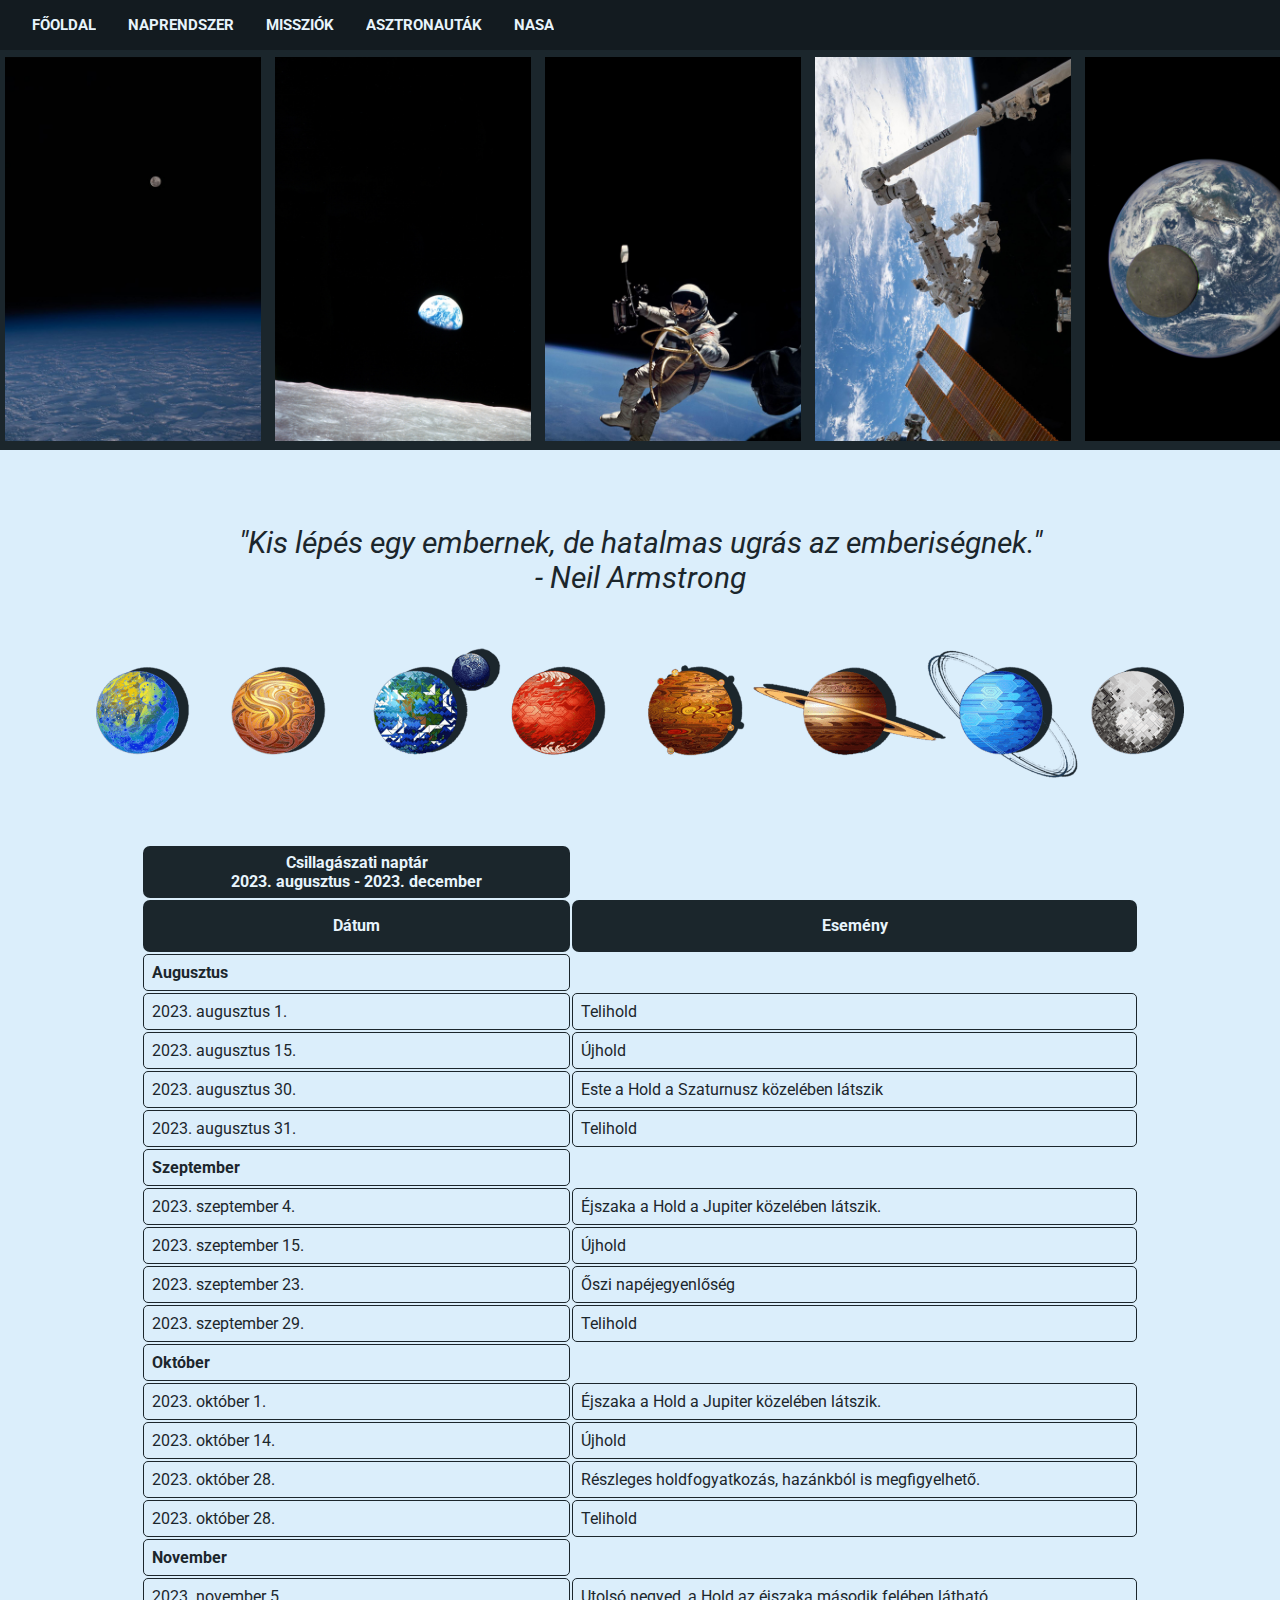
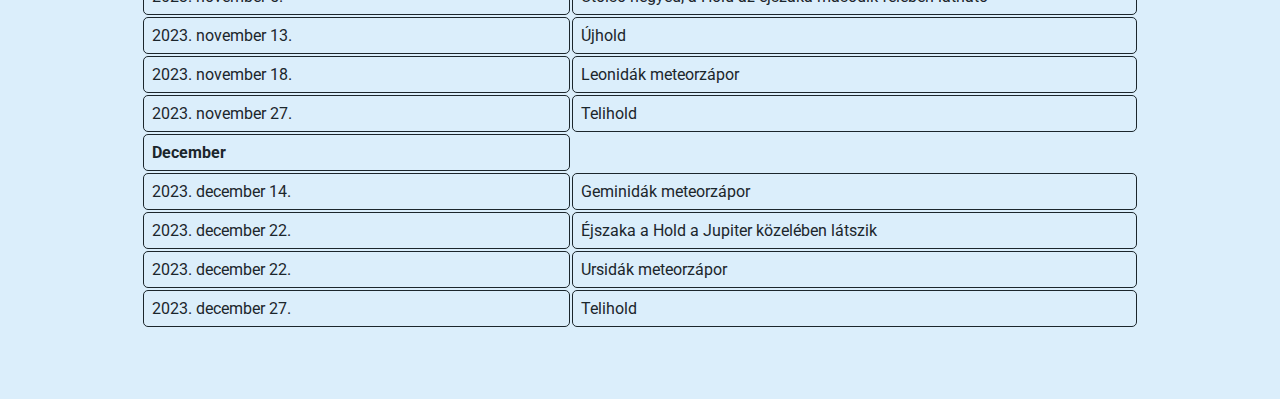
<file: index.html>
<!doctype html>
<html>
<head>
  <link rel="stylesheet" href="./stilus.css">
  <link rel="preconnect" href="https://fonts.googleapis.com">
  <link rel="preconnect" href="https://fonts.gstatic.com" crossorigin>
  <link href="https://fonts.googleapis.com/css2?family=Roboto:wght@100;300&display=swap" rel="stylesheet">
  <meta name="viewport" content="width=device-width, initial-scale=1.0">
  <meta charset="UTF-8">
  <title>Főoldal</title>
  <link rel="icon" type="image/x-icon" href="./kepek/ikon.png">
</head>
<body>
<section class="top-nav">
    <input id="menu-toggle" type="checkbox" />
    <label class='menu-button-container' for="menu-toggle">
    <div class='menu-button'></div>
  </label>
    <ul class="menu">
      <li><a href="./index.html">FŐOLDAL</a></li>
      <li><a href="./naprendszer.html">NAPRENDSZER</a></li>
	  <li><a href="./missziok.html">MISSZIÓK</a></li>
	  <li><a href="./asztronauta.html">ASZTRONAUTÁK</a></li>
	  <li><a href="./nasa.html">NASA</a></li>
    </ul>
</section>
<div class="kepek">
	<img src="./kepek/ur1.jpg" alt="Képek a világűrből">
	<img src="./kepek/ur2.jpg" alt="Képek a világűrből">
	<img src="./kepek/ur3.jpg" alt="Képek a világűrből">
	<img src="./kepek/ur6.jpg" alt="Képek a világűrből">
	<img src="./kepek/ur5.jpg" alt="Képek a világűrből">
	<img src="./kepek/ur7.jpg" alt="Képek a világűrből">
	<img src="./kepek/ur9.jpg" alt="Képek a világűrből">
	<img src="./kepek/ur8.jpg" alt="Képek a világűrből">
	<img src="./kepek/ur4.jpg" alt="Képek a világűrből">
</div>
<div class="idezet">
	<br>
	<em>
	 "Kis lépés egy embernek, de hatalmas ugrás az emberiségnek."
	<br> - <a href="./asztronauta.html" id="neil">Neil Armstrong</a>
	</em>
</div>

<img src="./kepek/planets.png" alt="Naprendszer bolygói" class="naprendszerkep">

<table id="csillagtabla">
    <th>Csillagászati naptár <br> 2023. augusztus - 2023. december</th>
  <tr>
    <th>Dátum</th>
    <th>Esemény</th>
  </tr>
  <tr>
 <td><b>Augusztus</b></td>
  <tr>
    <td>2023. augusztus 1.</td>
    <td>Telihold</td>
  </tr>
  <tr>
    <td>2023. augusztus 15.</td>
    <td>Újhold</td>
  </tr>
  <tr>
    <td>2023. augusztus 30.</td>
    <td>Este a Hold a Szaturnusz közelében látszik</td>
  </tr>
  <tr>
    <td>2023. augusztus 31.</td>
    <td>Telihold</td>
  </tr>
<td><b>Szeptember</b></td>
  <tr>
    <td>2023. szeptember 4.</td>
    <td>Éjszaka a Hold a Jupiter közelében látszik.</td>
  </tr>
  <tr>
    <td>2023. szeptember 15.</td>
    <td>Újhold</td>
  </tr>
  <tr>
    <td>2023. szeptember 23.</td>
    <td>Őszi napéjegyenlőség</td>
  </tr>
  <tr>
    <td>2023. szeptember 29.</td>
    <td>Telihold</td>
  </tr>
<td><b>Október</b></td>
  <tr>
    <td>2023. október 1.</td>
    <td>Éjszaka a Hold a Jupiter közelében látszik.</td>
  </tr>
  <tr>
    <td>2023. október 14.</td>
    <td>Újhold</td>
  </tr>
  <tr>
    <td>2023. október 28.</td>
    <td>Részleges holdfogyatkozás, hazánkból is megfigyelhető.</td>
  </tr>
  <tr>
    <td>2023. október 28.</td>
    <td>Telihold</td>
  </tr>
 <td><b>November</b></td>
  <tr>
    <td>2023. november 5.</td>
    <td>Utolsó negyed, a Hold az éjszaka második felében látható</td>
  </tr>
  <tr>
    <td>2023. november 13.</td>
    <td>Újhold</td>
  </tr>
  <tr>
    <td>2023. november 18.</td>
    <td>Leonidák meteorzápor</td>
  </tr>
  <tr>
    <td>2023. november 27.</td>
    <td>Telihold</td>
  </tr>
<td><b>December</b></td>
  <tr>
    <td>2023. december 14.</td>
    <td>Geminidák meteorzápor</td>
  </tr>
  <tr>
    <td>2023. december 22.</td>
    <td>Éjszaka a Hold a Jupiter közelében látszik</td>
  </tr>
  <tr>
    <td>2023. december 22.</td>
    <td>Ursidák meteorzápor</td>
  </tr>
  <tr>
    <td>2023. december 27.</td>
    <td>Telihold</td>
  </tr>
</table>
<button onclick="topFunction()" id="gomb" title="Vissza a tetejére">Vissza a tetejére
<img src="./kepek/arrow.png" class="arrow">
</button>
<script>
// Get the button
let mybutton = document.getElementById("gomb");

// When the user scrolls down 20px from the top of the document, show the button
window.onscroll = function() {scrollFunction()};

function scrollFunction() {
  if (document.body.scrollTop > 20 || document.documentElement.scrollTop > 20) {
    mybutton.style.display = "block";
  } else {
    mybutton.style.display = "none";
  }
}

// When the user clicks on the button, scroll to the top of the document
function topFunction() {
  document.body.scrollTop = 0;
  document.documentElement.scrollTop = 0;
}
</script>
</body>
</html>
</file>
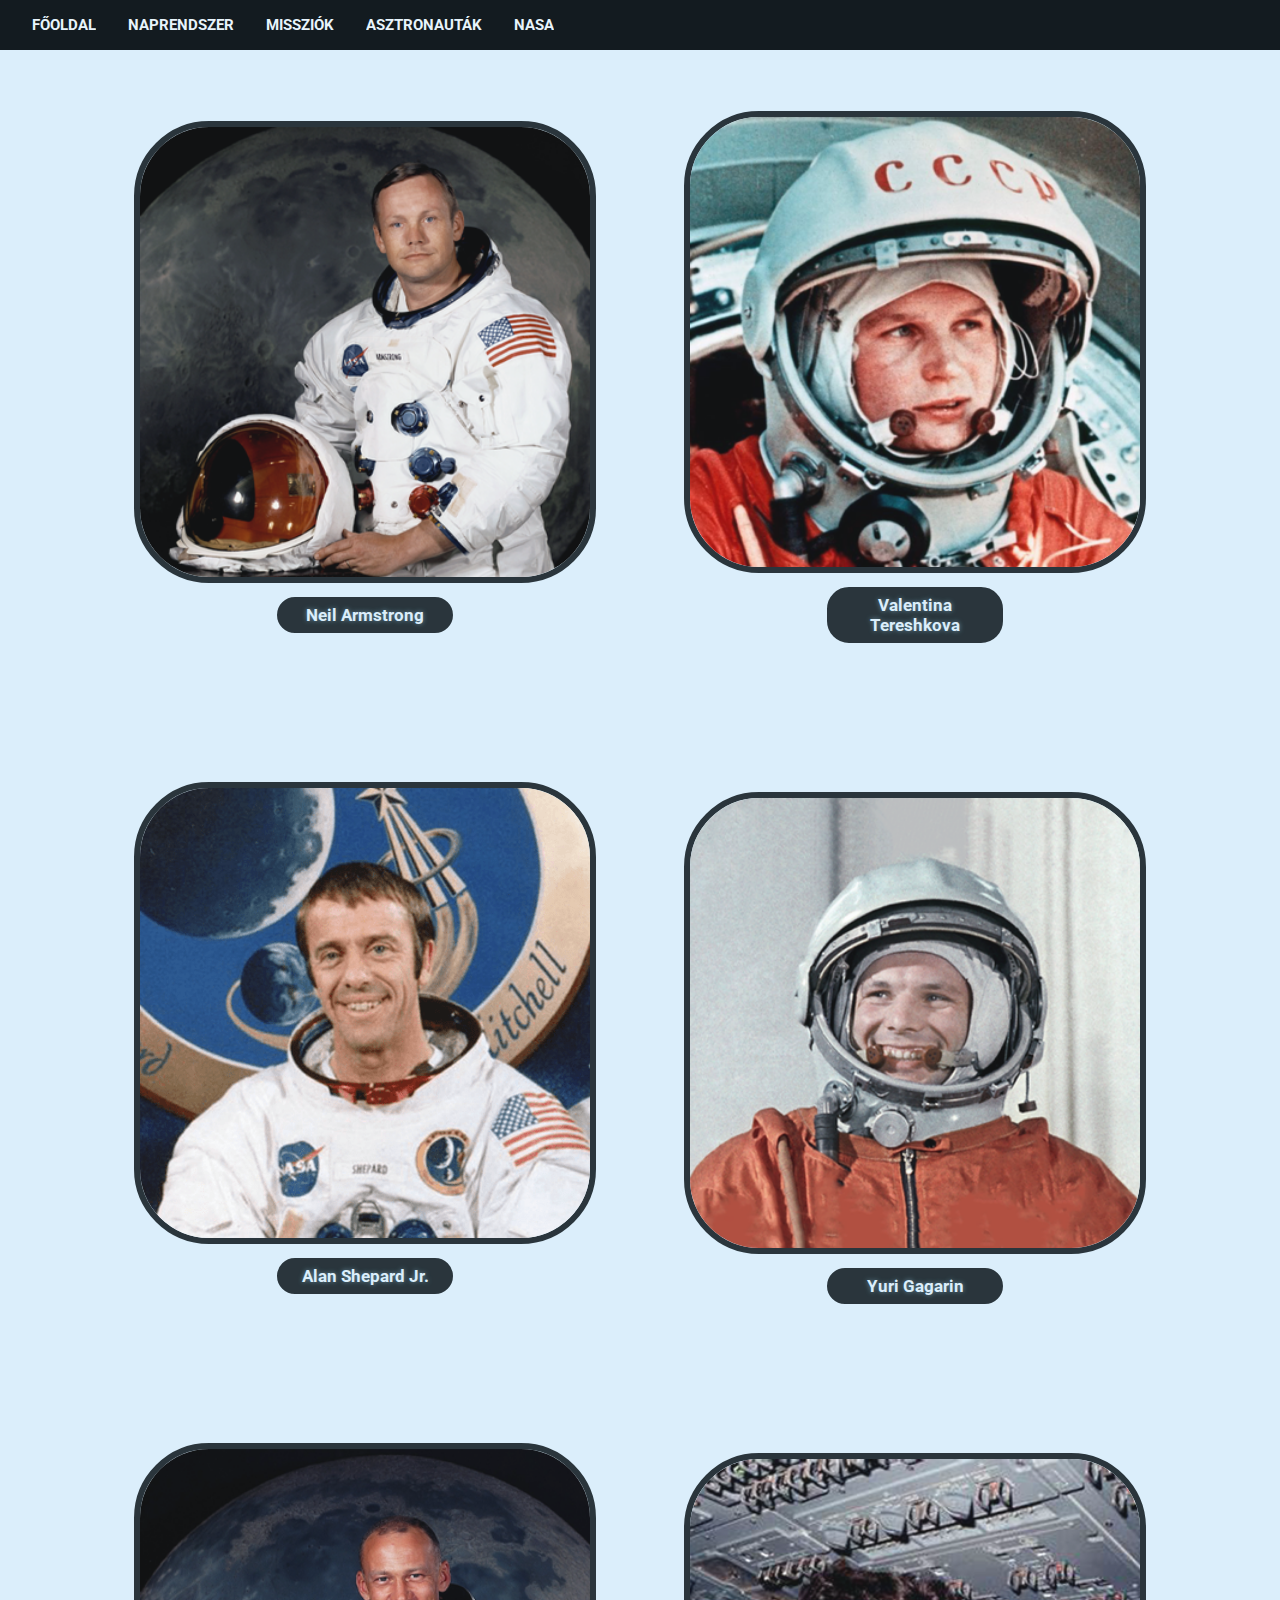
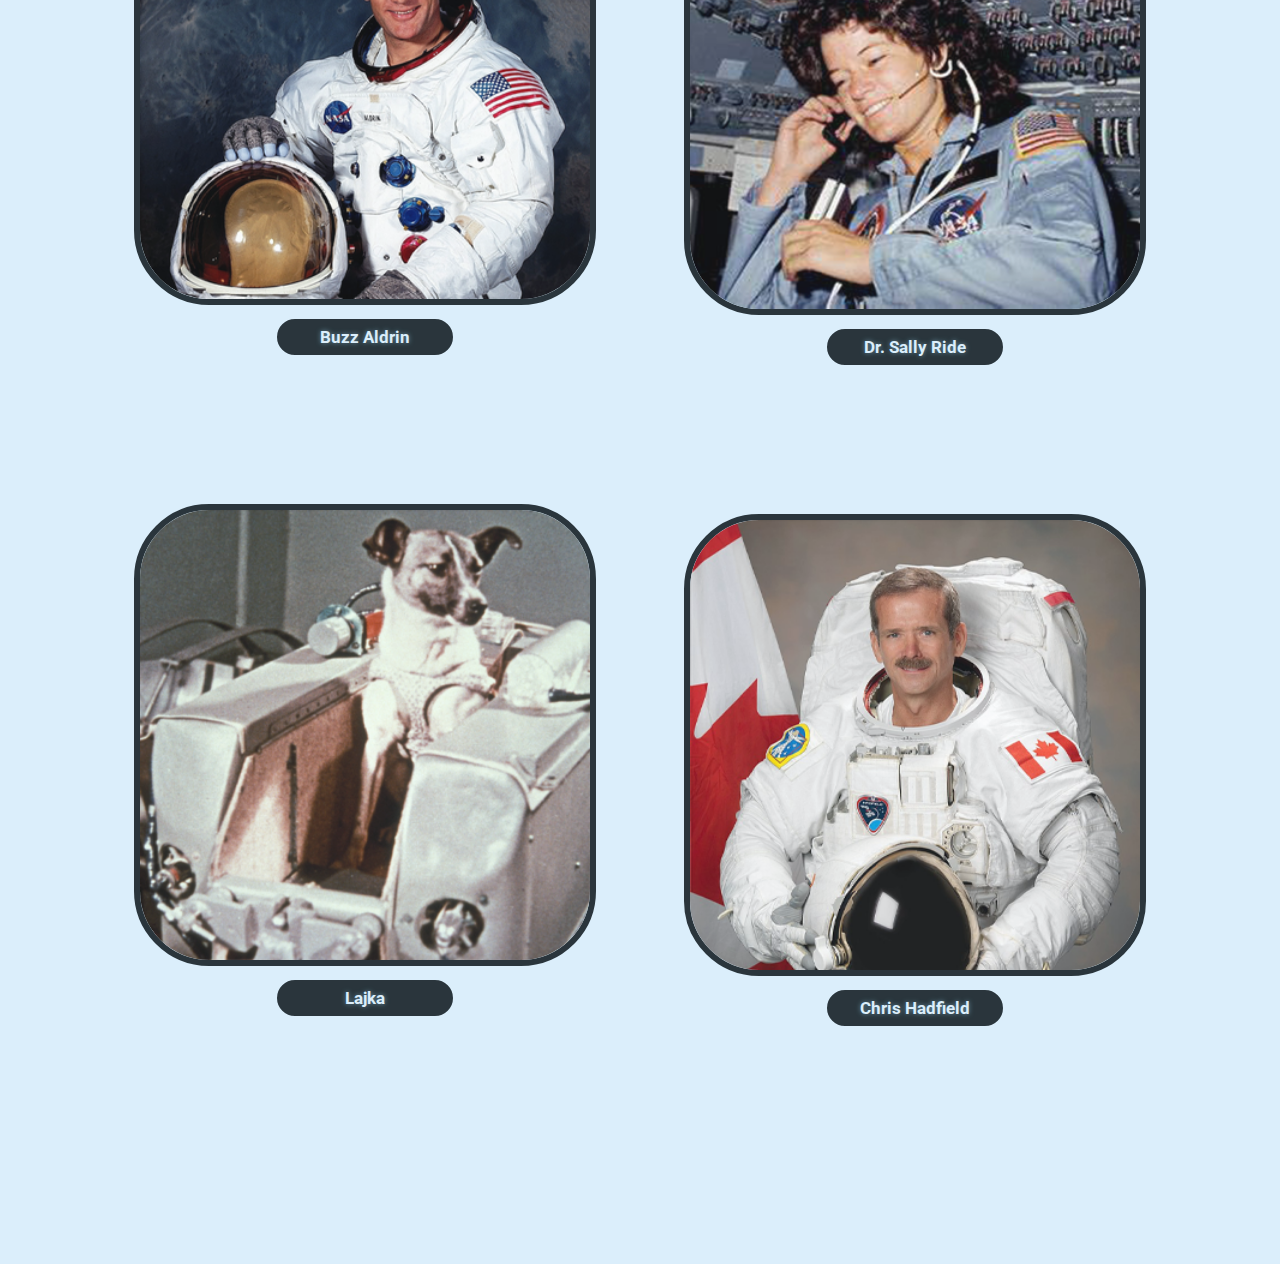
<file: asztronauta.html>
<!doctype html>
<html>
<head>
  <link rel="stylesheet" href="./stilus.css">
  <link rel="preconnect" href="https://fonts.googleapis.com">
  <link rel="preconnect" href="https://fonts.gstatic.com" crossorigin>
  <link href="https://fonts.googleapis.com/css2?family=Roboto:wght@100;300&display=swap" rel="stylesheet">
  <title>Asztronauták</title>
  <link rel="icon" type="image/x-icon" href="./kepek/ikon.png">
  <meta name="viewport" content="width=device-width, initial-scale=1.0">
  <meta charset="UTF-8">
</head>
<section class="top-nav">
    <input id="menu-toggle" type="checkbox" />
    <label class='menu-button-container' for="menu-toggle">
    <div class='menu-button'></div>
  </label>
    <ul class="menu">
      <li><a href="./index.html">FŐOLDAL</a></li>
      <li><a href="./naprendszer.html">NAPRENDSZER</a></li>
	  <li><a href="./missziok.html">MISSZIÓK</a></li>
	  <li><a href="./asztronauta.html">ASZTRONAUTÁK</a></li>
	  <li><a href="./nasa.html">NASA</a></li>
    </ul>
</section>
<body>
<div class="row">
  <div class="column">
  <div class="emberkep">
        <img src="./kepek/neilimg.png" alt="Neil Armstrong">
		<div class="embernev">Neil Armstrong</div>
        <div class="emberszoveg">Neil Alden Armstrong 	
		amerikai űrhajós, az első ember, aki egy idegen égitestre, a Holdra tette a lábát. 
		Élete során volt haditengerészeti repülőpilóta, űrhajós, NASA-vezető, farmer, egyetemi 
		tanár és az üzleti élet befolyásos szereplője.</div>
    </div>
	<div class="emberkep">
        <img src="./kepek/alan.png" alt="Alan Shepard Jr.">
		<div class="embernev">Alan Shepard Jr.</div>
        <div class="emberszoveg">Alan Bartlett Shepard, Jr. 
		ellentengernagy, az első amerikai űrhajós a világűrben, 
		egyben az ötödikként a Holdra lépett ember. 
		A Mercury-programot végigszolgálta, elengedhetetlen tagja volt. 
		Később a Gemini-programból is kivette a részét.</div>
    </div>
	<div class="emberkep">
        <img src="./kepek/laika.png" alt="Lajka">
		<div class="embernev">Lajka</div>
        <div class="emberszoveg">
		A szovjet Szputnyik–2 műhold fedélzetén Lajka kutya 
		volt az első élőlény bolygónkról, 
		amely Föld körüli pályára állt.
		A küldetés megkezdésekor Lajka rendkívül nyugtalanná vált: 
		a pulzusa háromszorosára nőtt.
		Az űrbe való jutást követően Lajka közel 103 percet élhetett.</div>
    </div>
	</div>
  <div class="column">
	<div class="emberkep">
        <img src="./kepek/buzz.png" alt="Buzz Aldrin">
		<div class="embernev">Buzz Aldrin</div>
        <div class="emberszoveg">Edwin Eugene „Buzz” Aldrin, Jr. amerikai űrhajós, 
		az International Academy of Astronautics tiszteleti tagja, 
		Neil Armstrong után a második űrhajós, 
		aki a Holdra lépett 1969. július 21-én. Emellett vadászpilóta, 
		légierő-parancsnok, mérnök.</div>
    </div>
	<div class="emberkep">
        <img src="./kepek/valentina.png" alt="Valentina Tereshkova">
		<div class="embernev">Valentina Tereshkova</div>
        <div class="emberszoveg">Valentina Tereshkova 
		szovjet űrhajós, az első nő a világűrben. 
		1963. június 16-án a Vosztok–6 fedélzetén szállt fel, 
		48-szor megkerülte bolygónkat, 
		és három nap után sikeresen visszatért. Ő volt az első, 
		akit tesztrepülési tapasztalatok nélkül választottak ki űrrepülésre.</div>
    </div>
	<div class="emberkep">
        <img src="./kepek/john.png" alt="John Glenn">
		<div class="embernev">John Glenn</div>
        <div class="emberszoveg">
		John Glenn Jr. tengerészgyalogos pilóta, 
		mérnök, asztronauta és politikus volt. 
		Ő volt a harmadik amerikai az űrben, és az első amerikai, 
		aki körbe repült a Földet, ezt háromszor is megtette 1962-ben. 
		Később az Ohio állambeli Egyesült Államok szenátoraként szolgált. 
		1998-ban 77 évesen újra az űrbe repült.</div>
    </div>
	</div>
  <div class="column">
  <div class="emberkep">
        <img src="./kepek/yuri.png" alt="Yuri Gagarin">
		<div class="embernev">Yuri Gagarin</div>
        <div class="emberszoveg">Jurij Alekszejevics Gagarin orosz származású 
		szovjet űrhajós, az első ember a világűrben – a Vosztok–1 űrhajóval indult 1961. 
		április 12-én, Bajkonurból Föld körüli egyfordulatos útjára. 
		Ezzel az emberes űrrepülések terén is megelőzték a szovjetek az amerikaiakat.</div>
    </div>
	<div class="emberkep">
        <img src="./kepek/sally.png" alt="Dr. Sally Ride">
		<div class="embernev">Dr. Sally Ride</div>
        <div class="emberszoveg">Dr. Sally Kristen Ride  
		az első amerikai űrhajósnő, asztrofizikus.
		A világ harmadik női űrhajósa. 
		32 évesen korának legfiatalabb asztronautájaként, 
		az első amerikai nőként járt a világűrben. 
		Az első nő, aki használta az űrrepülőgép Canadarm manipulátor-karját.</div>
    </div>
	<div class="emberkep">
        <img src="./kepek/chris.png" alt="Chris Hadfield">
		<div class="embernev">Chris Hadfield</div>
        <div class="emberszoveg">
		Chris Hadfield kanadai űrhajós, ezredes. 
		Az első kanadai, aki űrsétát tett, a Nemzetközi Űrállomás 
		első kanadai parancsnoka.
		Hadfield akkor került a nemzetközi figyelem középpontjába, 
		amikor elkezdte használni a közösségi média eszközeit 
		a tudomány népszerűsítésére, fiai segítségével az űrállomásról 
		rendszeresen videókat készített.</div>
    </div>
	</div>
</div>
<div class="row2">
  <div class="column">
  <div class="emberkep">
        <img src="./kepek/neilimg.png" alt="Neil Armstrong">
		<div class="embernev">Neil Armstrong</div>
        <div class="emberszoveg">Neil Alden Armstrong 	
		amerikai űrhajós, az első ember, aki egy idegen égitestre, a Holdra tette a lábát. 
		Élete során volt haditengerészeti repülőpilóta, űrhajós, NASA-vezető, farmer, egyetemi 
		tanár és az üzleti élet befolyásos szereplője.</div>
    </div>
	<div class="emberkep">
        <img src="./kepek/alan.png" alt="Alan Shepard Jr.">
		<div class="embernev">Alan Shepard Jr.</div>
        <div class="emberszoveg">Alan Bartlett Shepard, Jr. 
		ellentengernagy, az első amerikai űrhajós a világűrben, 
		egyben az ötödikként a Holdra lépett ember. 
		A Mercury-programot végigszolgálta, elengedhetetlen tagja volt. 
		Később a Gemini-programból is kivette a részét.</div>
    </div>
	<div class="emberkep">
        <img src="./kepek/buzz.png" alt="Buzz Aldrin">
		<div class="embernev">Buzz Aldrin</div>
        <div class="emberszoveg">Edwin Eugene „Buzz” Aldrin, Jr. amerikai űrhajós, 
		az International Academy of Astronautics tiszteleti tagja, 
		Neil Armstrong után a második űrhajós, 
		aki a Holdra lépett 1969. július 21-én. Emellett vadászpilóta, 
		légierő-parancsnok, mérnök.</div>
    </div>
	<div class="emberkep">
        <img src="./kepek/laika.png" alt="Lajka">
		<div class="embernev">Lajka</div>
        <div class="emberszoveg">
		A szovjet Szputnyik–2 műhold fedélzetén Lajka kutya 
		volt az első élőlény bolygónkról, 
		amely Föld körüli pályára állt.
		A küldetés megkezdésekor Lajka rendkívül nyugtalanná vált: 
		a pulzusa háromszorosára nőtt.
		Az űrbe való jutást követően Lajka közel 103 percet élhetett.</div>
    </div>
</div>
<div class="column">
	<div class="emberkep">
        <img src="./kepek/valentina.png" alt="Valentina Tereshkova">
		<div class="embernev">Valentina Tereshkova</div>
        <div class="emberszoveg">Valentina Tereshkova 
		szovjet űrhajós, az első nő a világűrben. 
		1963. június 16-án a Vosztok–6 fedélzetén szállt fel, 
		48-szor megkerülte bolygónkat, 
		és három nap után sikeresen visszatért. Ő volt az első, 
		akit tesztrepülési tapasztalatok nélkül választottak ki űrrepülésre.</div>
    </div>
  <div class="emberkep">
        <img src="./kepek/yuri.png" alt="Yuri Gagarin">
		<div class="embernev">Yuri Gagarin</div>
        <div class="emberszoveg">Jurij Alekszejevics Gagarin orosz származású 
		szovjet űrhajós, az első ember a világűrben – a Vosztok–1 űrhajóval indult 1961. 
		április 12-én, Bajkonurból Föld körüli egyfordulatos útjára. 
		Ezzel az emberes űrrepülések terén is megelőzték a szovjetek az amerikaiakat.</div>
    </div>
	<div class="emberkep">
        <img src="./kepek/sally.png" alt="Dr. Sally Ride">
		<div class="embernev">Dr. Sally Ride</div>
        <div class="emberszoveg">Dr. Sally Kristen Ride  
		az első amerikai űrhajósnő, asztrofizikus.
		A világ harmadik női űrhajósa. 
		32 évesen korának legfiatalabb asztronautájaként, 
		az első amerikai nőként járt a világűrben. 
		Az első nő, aki használta az űrrepülőgép Canadarm manipulátor-karját.</div>
    </div>
	<div class="emberkep">
        <img src="./kepek/chris.png" alt="Chris Hadfield">
		<div class="embernev">Chris Hadfield</div>
        <div class="emberszoveg">
		Chris Hadfield kanadai űrhajós, ezredes. 
		Az első kanadai, aki űrsétát tett, a Nemzetközi Űrállomás 
		első kanadai parancsnoka.
		Hadfield akkor került a nemzetközi figyelem középpontjába, 
		amikor elkezdte használni a közösségi média eszközeit 
		a tudomány népszerűsítésére, fiai segítségével az űrállomásról 
		rendszeresen videókat készített.</div>
    </div>
</div>
</div>
<div class="row3">
  <div class="column">
  <div class="emberkep">
        <img src="./kepek/neilimg.png" alt="Neil Armstrong">
		<div class="embernev">Neil Armstrong</div>
        <div class="emberszoveg">Neil Alden Armstrong 	
		amerikai űrhajós, az első ember, aki egy idegen égitestre, a Holdra tette a lábát. 
		Élete során volt haditengerészeti repülőpilóta, űrhajós, NASA-vezető, farmer, egyetemi 
		tanár és az üzleti élet befolyásos szereplője.</div>
    </div>
	<div class="emberkep">
        <img src="./kepek/alan.png" alt="Alan Shepard Jr.">
		<div class="embernev">Alan Shepard Jr.</div>
        <div class="emberszoveg">Alan Bartlett Shepard, Jr. 
		ellentengernagy, az első amerikai űrhajós a világűrben, 
		egyben az ötödikként a Holdra lépett ember. 
		A Mercury-programot végigszolgálta, elengedhetetlen tagja volt. 
		Később a Gemini-programból is kivette a részét.</div>
    </div>
	<div class="emberkep">
        <img src="./kepek/buzz.png" alt="Buzz Aldrin">
		<div class="embernev">Buzz Aldrin</div>
        <div class="emberszoveg">Edwin Eugene „Buzz” Aldrin, Jr. amerikai űrhajós, 
		az International Academy of Astronautics tiszteleti tagja, 
		Neil Armstrong után a második űrhajós, 
		aki a Holdra lépett 1969. július 21-én. Emellett vadászpilóta, 
		légierő-parancsnok, mérnök.</div>
    </div>
	</div>
	<div class="emberkep">
        <img src="./kepek/valentina.png" alt="Valentina Tereshkova">
		<div class="embernev">Valentina Tereshkova</div>
        <div class="emberszoveg">Valentina Tereshkova 
		szovjet űrhajós, az első nő a világűrben. 
		1963. június 16-án a Vosztok–6 fedélzetén szállt fel, 
		48-szor megkerülte bolygónkat, 
		és három nap után sikeresen visszatért. Ő volt az első, 
		akit tesztrepülési tapasztalatok nélkül választottak ki űrrepülésre.</div>
    </div>
  <div class="emberkep">
        <img src="./kepek/yuri.png" alt="Yuri Gagarin">
		<div class="embernev">Yuri Gagarin</div>
        <div class="emberszoveg">Jurij Alekszejevics Gagarin orosz származású 
		szovjet űrhajós, az első ember a világűrben – a Vosztok–1 űrhajóval indult 1961. 
		április 12-én, Bajkonurból Föld körüli egyfordulatos útjára. 
		Ezzel az emberes űrrepülések terén is megelőzték a szovjetek az amerikaiakat.</div>
    </div>
	<div class="emberkep">
        <img src="./kepek/sally.png" alt="Dr. Sally Ride">
		<div class="embernev">Dr. Sally Ride</div>
        <div class="emberszoveg">Dr. Sally Kristen Ride  
		az első amerikai űrhajósnő, asztrofizikus.
		A világ harmadik női űrhajósa. 
		32 évesen korának legfiatalabb asztronautájaként, 
		az első amerikai nőként járt a világűrben. 
		Az első nő, aki használta az űrrepülőgép Canadarm manipulátor-karját.</div>
    </div>
	<div class="emberkep">
        <img src="./kepek/chris.png" alt="Chris Hadfield">
		<div class="embernev">Chris Hadfield</div>
        <div class="emberszoveg">
		Chris Hadfield kanadai űrhajós, ezredes. 
		Az első kanadai, aki űrsétát tett, a Nemzetközi Űrállomás 
		első kanadai parancsnoka.
		Hadfield akkor került a nemzetközi figyelem középpontjába, 
		amikor elkezdte használni a közösségi média eszközeit 
		a tudomány népszerűsítésére, fiai segítségével az űrállomásról 
		rendszeresen videókat készített.</div>
    </div>
	<div class="emberkep">
        <img src="./kepek/laika.png" alt="Lajka">
		<div class="embernev">Lajka</div>
        <div class="emberszoveg">
		A szovjet Szputnyik–2 műhold fedélzetén Lajka kutya 
		volt az első élőlény bolygónkról, 
		amely Föld körüli pályára állt.
		A küldetés megkezdésekor Lajka rendkívül nyugtalanná vált: 
		a pulzusa háromszorosára nőtt.
		Az űrbe való jutást követően Lajka közel 103 percet élhetett.</div>
    </div>
	<div class="emberkep">
        <img src="./kepek/john.png" alt="John Glenn">
		<div class="embernev">John Glenn</div>
        <div class="emberszoveg">
		John Glenn Jr. tengerészgyalogos pilóta, 
		mérnök, asztronauta és politikus volt. 
		Ő volt a harmadik amerikai az űrben, és az első amerikai, 
		aki körbe repült a Földet, ezt háromszor is megtette 1962-ben. 
		Később az Ohio állambeli Egyesült Államok szenátoraként szolgált. 
		1998-ban 77 évesen újra az űrbe repült.</div>
    </div>
</div>
<button onclick="topFunction()" id="gomb" title="Vissza a tetejére">Vissza a tetejére
<img src="./kepek/arrow.png" class="arrow">
</button>
<script>
// Get the button
let mybutton = document.getElementById("gomb");

// When the user scrolls down 20px from the top of the document, show the button
window.onscroll = function() {scrollFunction()};

function scrollFunction() {
  if (document.body.scrollTop > 20 || document.documentElement.scrollTop > 20) {
    mybutton.style.display = "block";
  } else {
    mybutton.style.display = "none";
  }
}

// When the user clicks on the button, scroll to the top of the document
function topFunction() {
  document.body.scrollTop = 0;
  document.documentElement.scrollTop = 0;
}
</script>
</body>
</html>
</file>
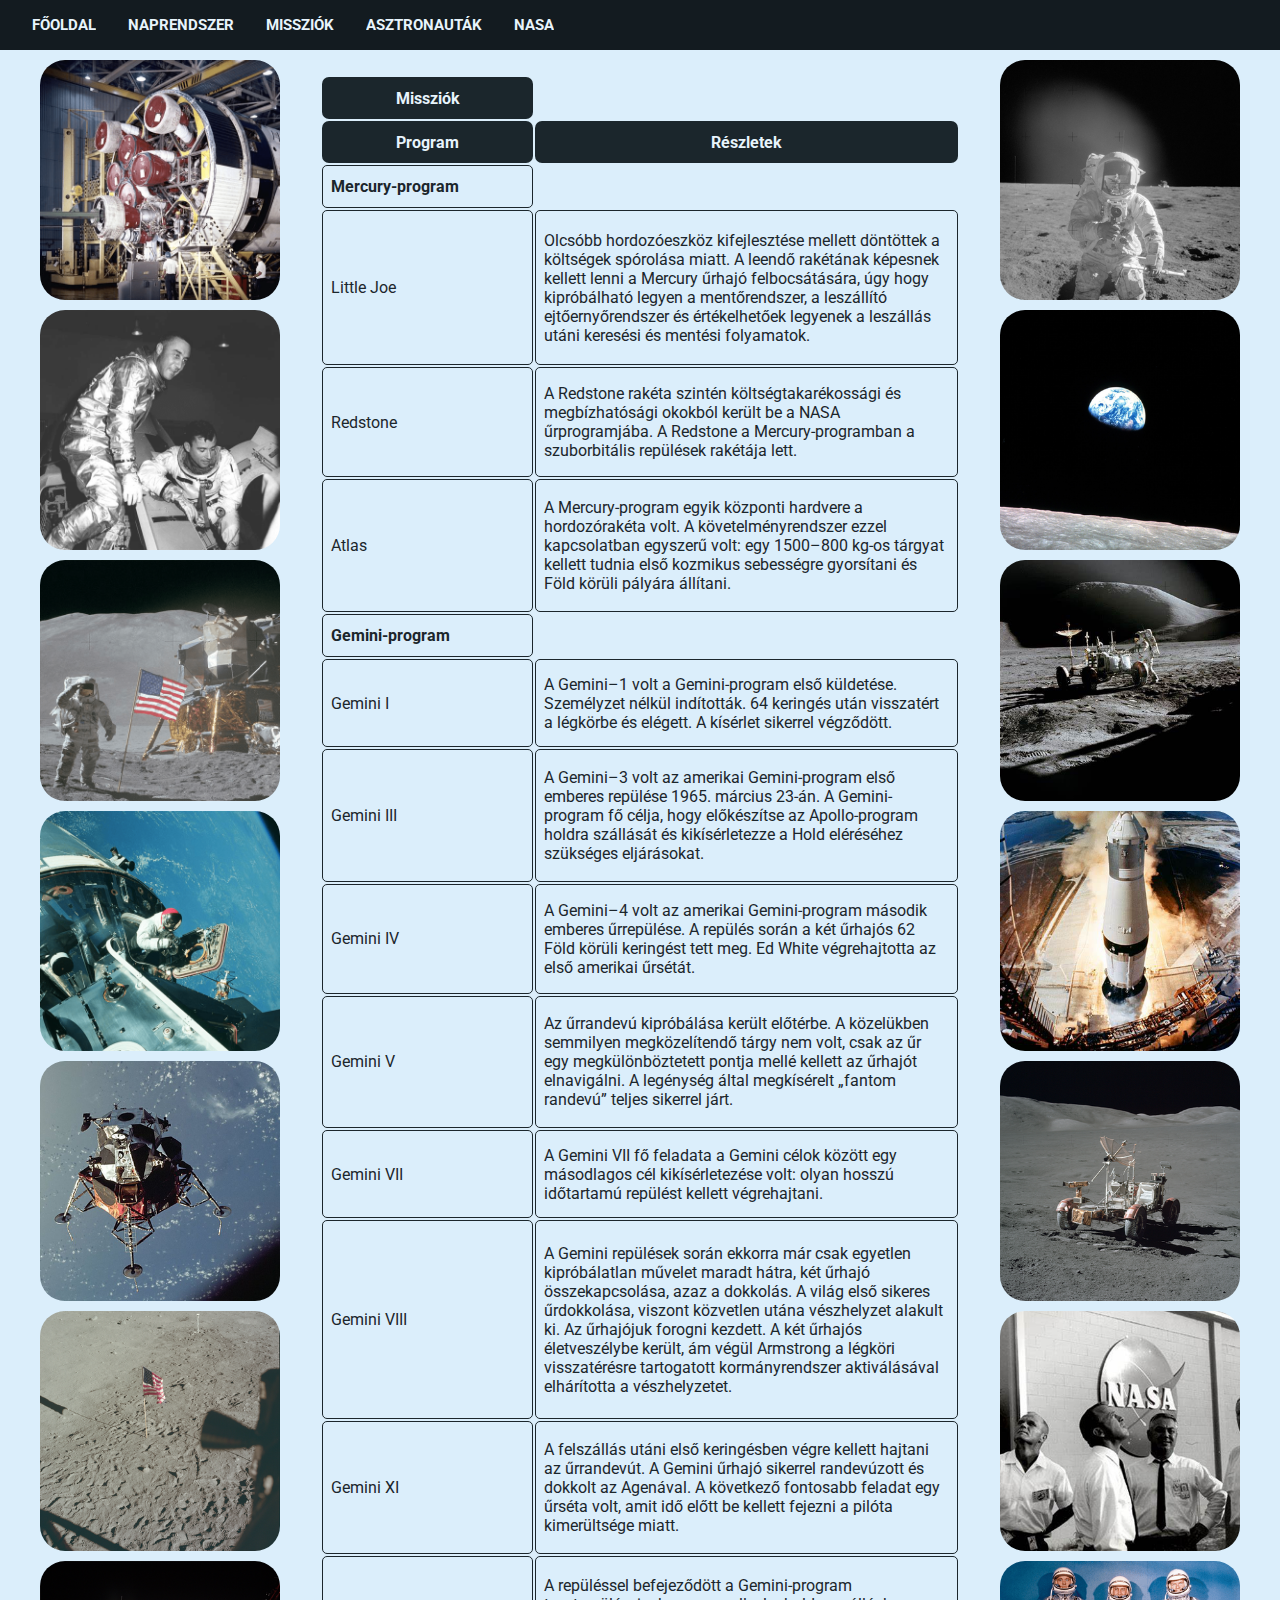
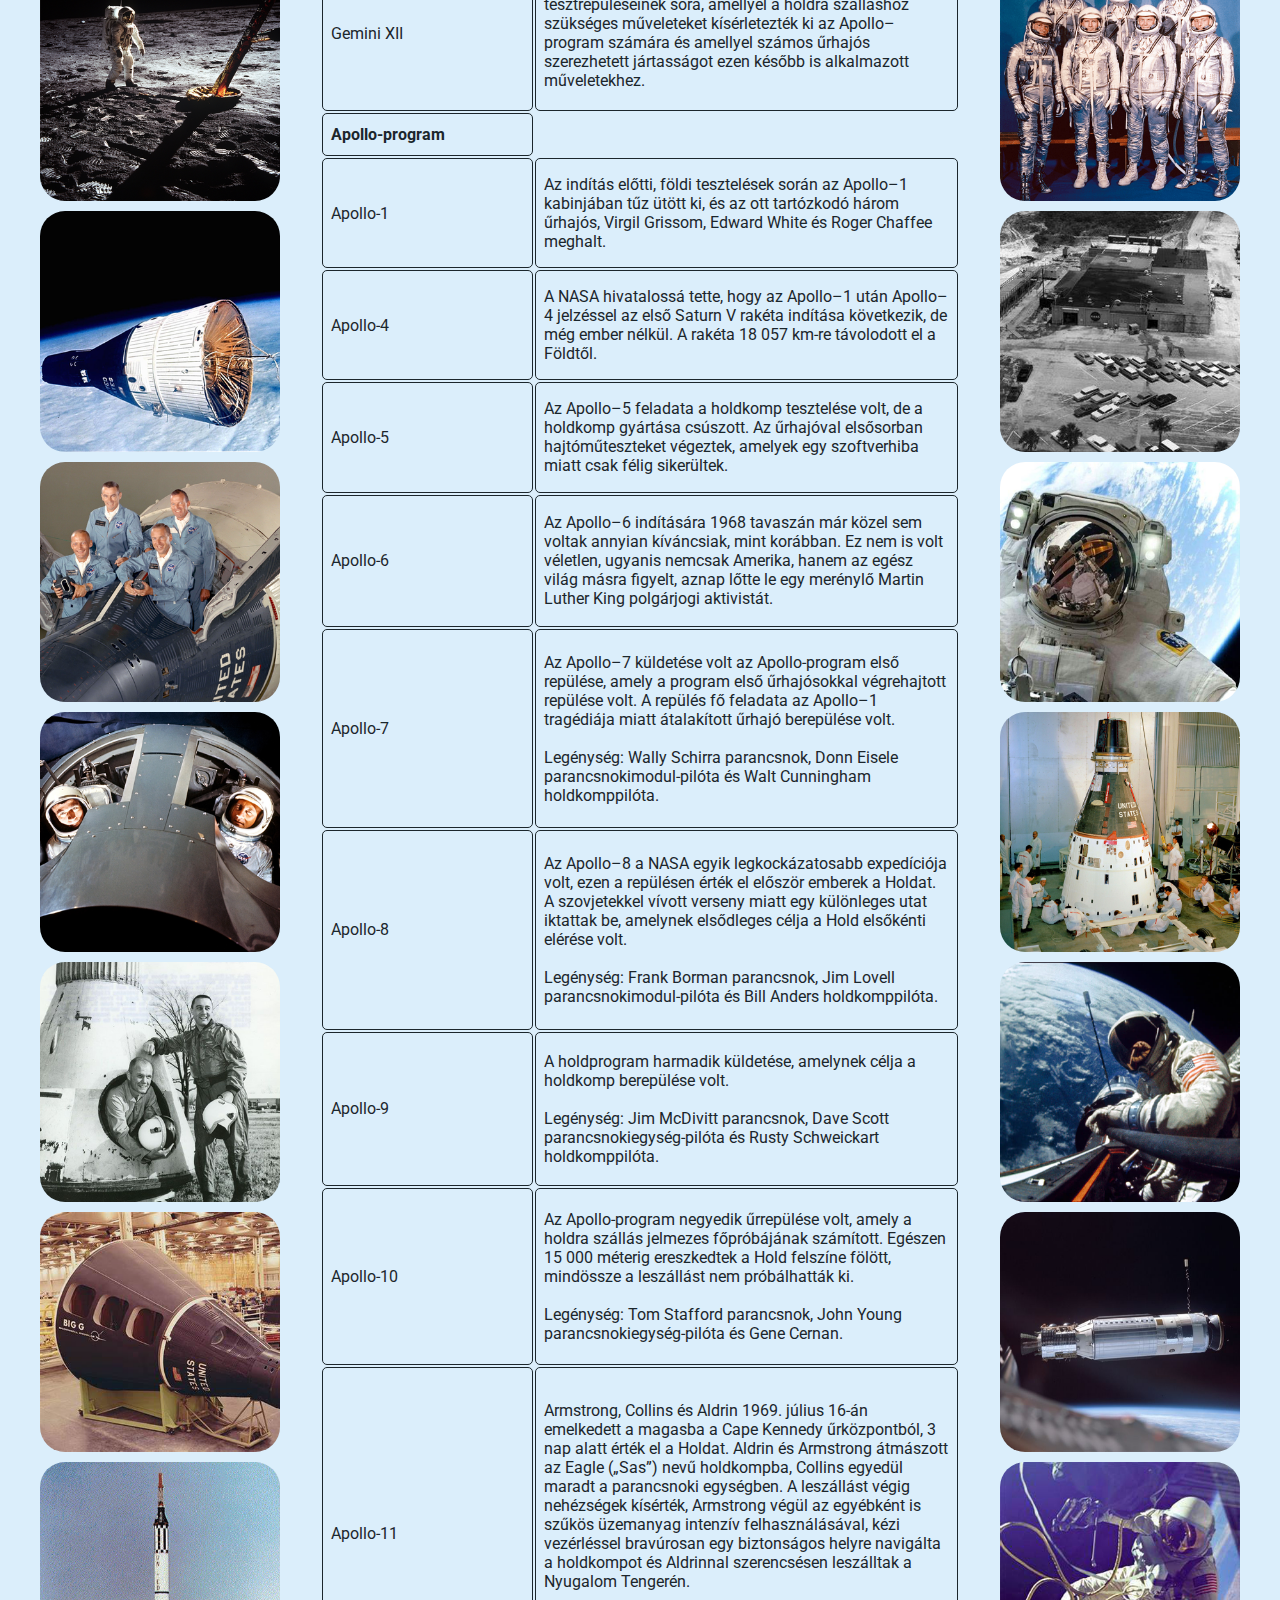
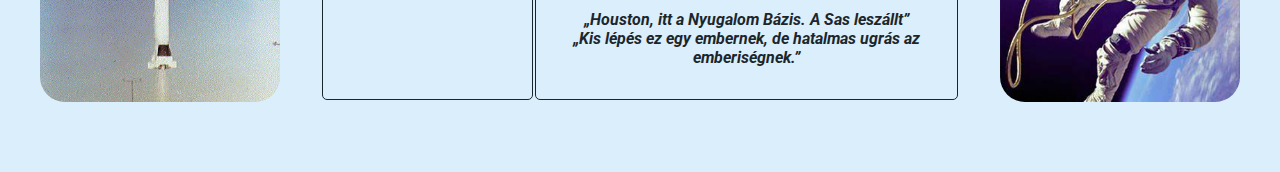
<file: missziok.html>
<!doctype html>
<html>
<head>
  <link rel="stylesheet" href="./stilus.css">
  <link rel="preconnect" href="https://fonts.googleapis.com">
  <link rel="preconnect" href="https://fonts.gstatic.com" crossorigin>
  <link href="https://fonts.googleapis.com/css2?family=Roboto:wght@100;300&display=swap" rel="stylesheet">
  <meta name="viewport" content="width=device-width, initial-scale=1.0">
  <meta charset="UTF-8">
  <title>Missziók</title>
  <link rel="icon" type="image/x-icon" href="./kepek/ikon.png">
</head>
<body>
<section class="top-nav">
    <input id="menu-toggle" type="checkbox" />
    <label class='menu-button-container' for="menu-toggle">
    <div class='menu-button'></div>
  </label>
    <ul class="menu">
      <li><a href="./index.html">FŐOLDAL</a></li>
      <li><a href="./naprendszer.html">NAPRENDSZER</a></li>
	  <li><a href="./missziok.html">MISSZIÓK</a></li>
	  <li><a href="./asztronauta.html">ASZTRONAUTÁK</a></li>
	  <li><a href="./nasa.html">NASA</a></li>
    </ul>
</section>

<div class="kepekestabla">
    <div class="bal">
      <img src="./kepek/apollo0.png" alt="Illusztráció a missziókhoz">
      <img src="./kepek/apollo1.png" alt="Illusztráció a missziókhoz">
      <img src="./kepek/apollo2.png" alt="Illusztráció a missziókhoz">
      <img src="./kepek/apollo3.png" alt="Illusztráció a missziókhoz">
      <img src="./kepek/apollo4.png" alt="Illusztráció a missziókhoz">
      <img src="./kepek/apollo5.png" alt="Illusztráció a missziókhoz">
      <img src="./kepek/apollo6.png" alt="Illusztráció a missziókhoz">
      <img src="./kepek/gemini1.png" alt="Illusztráció a missziókhoz">
      <img src="./kepek/gemini2.png" alt="Illusztráció a missziókhoz">
      <img src="./kepek/gemini3.png" alt="Illusztráció a missziókhoz">
      <img src="./kepek/mercury1.png" alt="Illusztráció a missziókhoz">
      <img src="./kepek/mercury2.png" alt="Illusztráció a missziókhoz">
      <img src="./kepek/mercury3.png" alt="Illusztráció a missziókhoz">
    </div>
<table id="missiontabla">
 <th>Missziók</th>
  <tr>
    <th>Program</th>
    <th>Részletek</th>
  </tr>
  <td><b>Mercury-program</b></td>
  <tr>
    <td>Little Joe</td>
    <td>Olcsóbb hordozóeszköz kifejlesztése mellett döntöttek a költségek 
	spórolása miatt. 
	A leendő rakétának képesnek kellett lenni a 
	Mercury űrhajó felbocsátására, úgy hogy
	kipróbálható legyen a mentőrendszer, a leszállító ejtőernyőrendszer és 
	értékelhetőek legyenek a leszállás utáni keresési és mentési folyamatok. 
</td>
 </tr>
  <tr>
    <td>Redstone</td>
    <td>A Redstone rakéta szintén költségtakarékossági és 
	megbízhatósági okokból került be a NASA űrprogramjába. 
	A Redstone a Mercury-programban a szuborbitális repülések rakétája lett. 
	</td>
 </tr>
  <tr>
    <td>Atlas</td>
    <td>A Mercury-program egyik központi hardvere a hordozórakéta volt. 
	A követelményrendszer ezzel kapcsolatban egyszerű volt: 
	egy 1500–800 kg-os tárgyat kellett tudnia első kozmikus 
	sebességre gyorsítani és Föld körüli pályára állítani.
	
	</td>
 </tr>
 <td><b>Gemini-program</b></td>
  <tr>
    <td>Gemini I</td>
    <td>A Gemini–1 volt a Gemini-program első küldetése. 
	Személyzet nélkül indították. 
	64 keringés után visszatért a légkörbe és elégett. 
	A kísérlet sikerrel végződött.
	</td>
  </tr>
   <tr>
    <td>Gemini III</td>
    <td>A Gemini–3 volt az amerikai Gemini-program első 
	emberes repülése 1965. március 23-án. 
	A Gemini-program fő célja, hogy előkészítse az 
	Apollo-program holdra szállását és 
	kikísérletezze a Hold eléréséhez szükséges eljárásokat.</td>
  </tr>
   <tr>
    <td>Gemini IV</td>
    <td>A Gemini–4 volt 
	az amerikai Gemini-program második emberes űrrepülése. 
	A repülés során a két űrhajós 62 Föld körüli keringést tett meg. 
	Ed White végrehajtotta az első amerikai űrsétát.
	</td>
  </tr>
   <tr>
    <td>Gemini V</td>
    <td>Az űrrandevú kipróbálása került előtérbe. 
	A közelükben semmilyen megközelítendő tárgy nem volt, 
	csak az űr egy megkülönböztetett pontja mellé kellett 
	az űrhajót elnavigálni.
	A legénység által megkísérelt „fantom randevú” teljes sikerrel járt.
	</td>
  </tr>
   <tr>
    <td>Gemini VII</td>
    <td>A Gemini VII fő feladata a Gemini célok között egy másodlagos 
	cél kikísérletezése volt: 
	olyan hosszú időtartamú repülést kellett végrehajtani. 
	</td>
  </tr>
   <tr>
    <td>Gemini VIII</td>
    <td>A Gemini repülések során ekkorra már csak 
	egyetlen kipróbálatlan művelet maradt hátra, 
	két űrhajó összekapcsolása, azaz a dokkolás. 
	A világ első sikeres űrdokkolása, viszont közvetlen utána vészhelyzet alakult ki. 
	Az űrhajójuk forogni kezdett. A két űrhajós életveszélybe 
	került, ám végül Armstrong a légköri visszatérésre 
	tartogatott kormányrendszer aktiválásával elhárította a vészhelyzetet.
	</td>
  </tr>
    <tr>
    <td>Gemini XI</td>
    <td>A felszállás utáni első keringésben végre kellett hajtani az űrrandevút. 
	A Gemini űrhajó sikerrel randevúzott és dokkolt az Agenával. 
	A következő fontosabb feladat egy űrséta volt, amit idő előtt be 
	kellett fejezni a pilóta kimerültsége miatt.
	</td>
  </tr>
    <tr>
    <td>Gemini XII</td>
    <td>A repüléssel befejeződött a 
	Gemini-program tesztrepüléseinek sora, 
	amellyel a holdra szálláshoz szükséges műveleteket 
	kísérletezték ki az Apollo–program számára és amellyel 
	számos űrhajós szerezhetett 
	jártasságot ezen később is alkalmazott műveletekhez.</td>
  </tr>
  <tr>
<td><b>Apollo-program</b></td>
  </tr>
  <tr>
    <td>Apollo-1</td>
    <td>Az indítás előtti, földi tesztelések során az Apollo–1 kabinjában tűz 
	ütött ki, és az ott tartózkodó három űrhajós, 
	Virgil Grissom, Edward White és Roger Chaffee meghalt.</td>
  </tr>
    <td>Apollo-4</td>
    <td>A NASA hivatalossá tette, hogy az Apollo–1 után Apollo–4 jelzéssel 
	az első Saturn V rakéta indítása következik, 
	de még ember nélkül. 
	A rakéta 18 057 km-re távolodott el a Földtől. 
	</td>
  </tr>
  <tr>
    <td>Apollo-5</td>
    <td>Az Apollo–5 feladata a holdkomp tesztelése volt,  
	de a holdkomp gyártása csúszott. 
	Az űrhajóval elsősorban hajtóműteszteket végeztek, 
	amelyek egy szoftverhiba miatt csak félig sikerültek.</td>
  </tr>
  <tr>
    <td>Apollo-6</td>
    <td>Az Apollo–6 indítására 1968 tavaszán már közel sem voltak annyian kíváncsiak, 
	mint korábban. Ez nem is volt véletlen, ugyanis nemcsak Amerika, 
	hanem az egész világ másra figyelt, 
	aznap lőtte le egy merénylő Martin Luther King polgárjogi aktivistát. </td>
  </tr>
  <tr>
    <td>Apollo-7</td>
    <td>Az Apollo–7 küldetése volt az Apollo-program első repülése, amely a program első űrhajósokkal végrehajtott 
	repülése volt. 
	A repülés fő feladata az Apollo–1 tragédiája miatt átalakított űrhajó berepülése volt.
	<br><br>
	Legénység: Wally Schirra parancsnok, Donn Eisele parancsnokimodul-pilóta 
	és Walt Cunningham holdkomppilóta.</td>
  </tr>
  <tr>
    <td>Apollo-8</td>
    <td>Az Apollo–8 a NASA egyik legkockázatosabb expedíciója volt, 
	ezen a repülésen érték el először emberek a Holdat. A szovjetekkel vívott verseny miatt egy különleges utat iktattak be, 
	amelynek elsődleges célja a Hold elsőkénti elérése volt. <br><br>
	Legénység: Frank Borman parancsnok, 
	Jim Lovell parancsnokimodul-pilóta és Bill Anders holdkomppilóta.
	</td>
  </tr>
  <tr>
    <td>Apollo-9</td>
    <td>A holdprogram harmadik küldetése, 
	amelynek célja a holdkomp berepülése volt. <br><br>
	Legénység: Jim McDivitt parancsnok, 
	Dave Scott parancsnokiegység-pilóta és Rusty Schweickart holdkomppilóta.</td>
  </tr>
  <tr>
    <td>Apollo-10</td>
    <td>Az Apollo-program negyedik űrrepülése volt, amely a 
	holdra szállás jelmezes főpróbájának számított.
	Egészen 15 000 méterig ereszkedtek a Hold felszíne fölött, 
	mindössze a leszállást nem próbálhatták ki.<br><br>
	Legénység: Tom Stafford parancsnok, 
	John Young parancsnokiegység-pilóta és Gene Cernan.</td>
  </tr>
  <tr>
    <td>Apollo-11</td>
    <td>Armstrong, Collins és Aldrin 1969. július 16-án emelkedett a magasba a Cape Kennedy űrközpontból, 
	3 nap alatt érték el a Holdat. 
	Aldrin és Armstrong átmászott az Eagle („Sas”) nevű holdkompba, 
	Collins egyedül maradt a parancsnoki egységben. 
	A leszállást végig nehézségek kísérték, Armstrong végül 
	az egyébként is szűkös üzemanyag intenzív felhasználásával, 
	kézi vezérléssel bravúrosan egy biztonságos helyre navigálta a holdkompot és 
	Aldrinnal szerencsésen leszálltak a Nyugalom Tengerén.<br><br>
	
	<div style="text-align: center;"><b><i>„Houston, itt a Nyugalom Bázis. A Sas leszállt”<br>
	„Kis lépés ez egy embernek, de hatalmas ugrás az emberiségnek.”</td>
	</i></b></div>
  </tr>
</table>
    <div class="jobb">
      <img src="./kepek/apollo7.png" alt="Illusztráció a missziókhoz">
      <img src="./kepek/apollo8.png" alt="Illusztráció a missziókhoz">
      <img src="./kepek/apollo9.png" alt="Illusztráció a missziókhoz">
      <img src="./kepek/apollo10.png" alt="Illusztráció a missziókhoz">
      <img src="./kepek/apollo11.png" alt="Illusztráció a missziókhoz">
      <img src="./kepek/mercury4.png" alt="Illusztráció a missziókhoz">
      <img src="./kepek/mercury5.png" alt="Illusztráció a missziókhoz">
      <img src="./kepek/mercury6.png" alt="Illusztráció a missziókhoz">
      <img src="./kepek/mercury7.png" alt="Illusztráció a missziókhoz">
      <img src="./kepek/gemini4.png" alt="Illusztráció a missziókhoz">
      <img src="./kepek/gemini5.png" alt="Illusztráció a missziókhoz">
      <img src="./kepek/gemini6.png" alt="Illusztráció a missziókhoz">
      <img src="./kepek/gemini7.png" alt="Illusztráció a missziókhoz">
    </div>
  </div>
<button onclick="topFunction()" id="gomb" title="Vissza a tetejére">Vissza a tetejére
<img src="./kepek/arrow.png" class="arrow">
</button>
<script>
// Get the button
let mybutton = document.getElementById("gomb");

// When the user scrolls down 20px from the top of the document, show the button
window.onscroll = function() {scrollFunction()};

function scrollFunction() {
  if (document.body.scrollTop > 20 || document.documentElement.scrollTop > 20) {
    mybutton.style.display = "block";
  } else {
    mybutton.style.display = "none";
  }
}

// When the user clicks on the button, scroll to the top of the document
function topFunction() {
  document.body.scrollTop = 0;
  document.documentElement.scrollTop = 0;
}
</script>
</body>
</html>
</file>
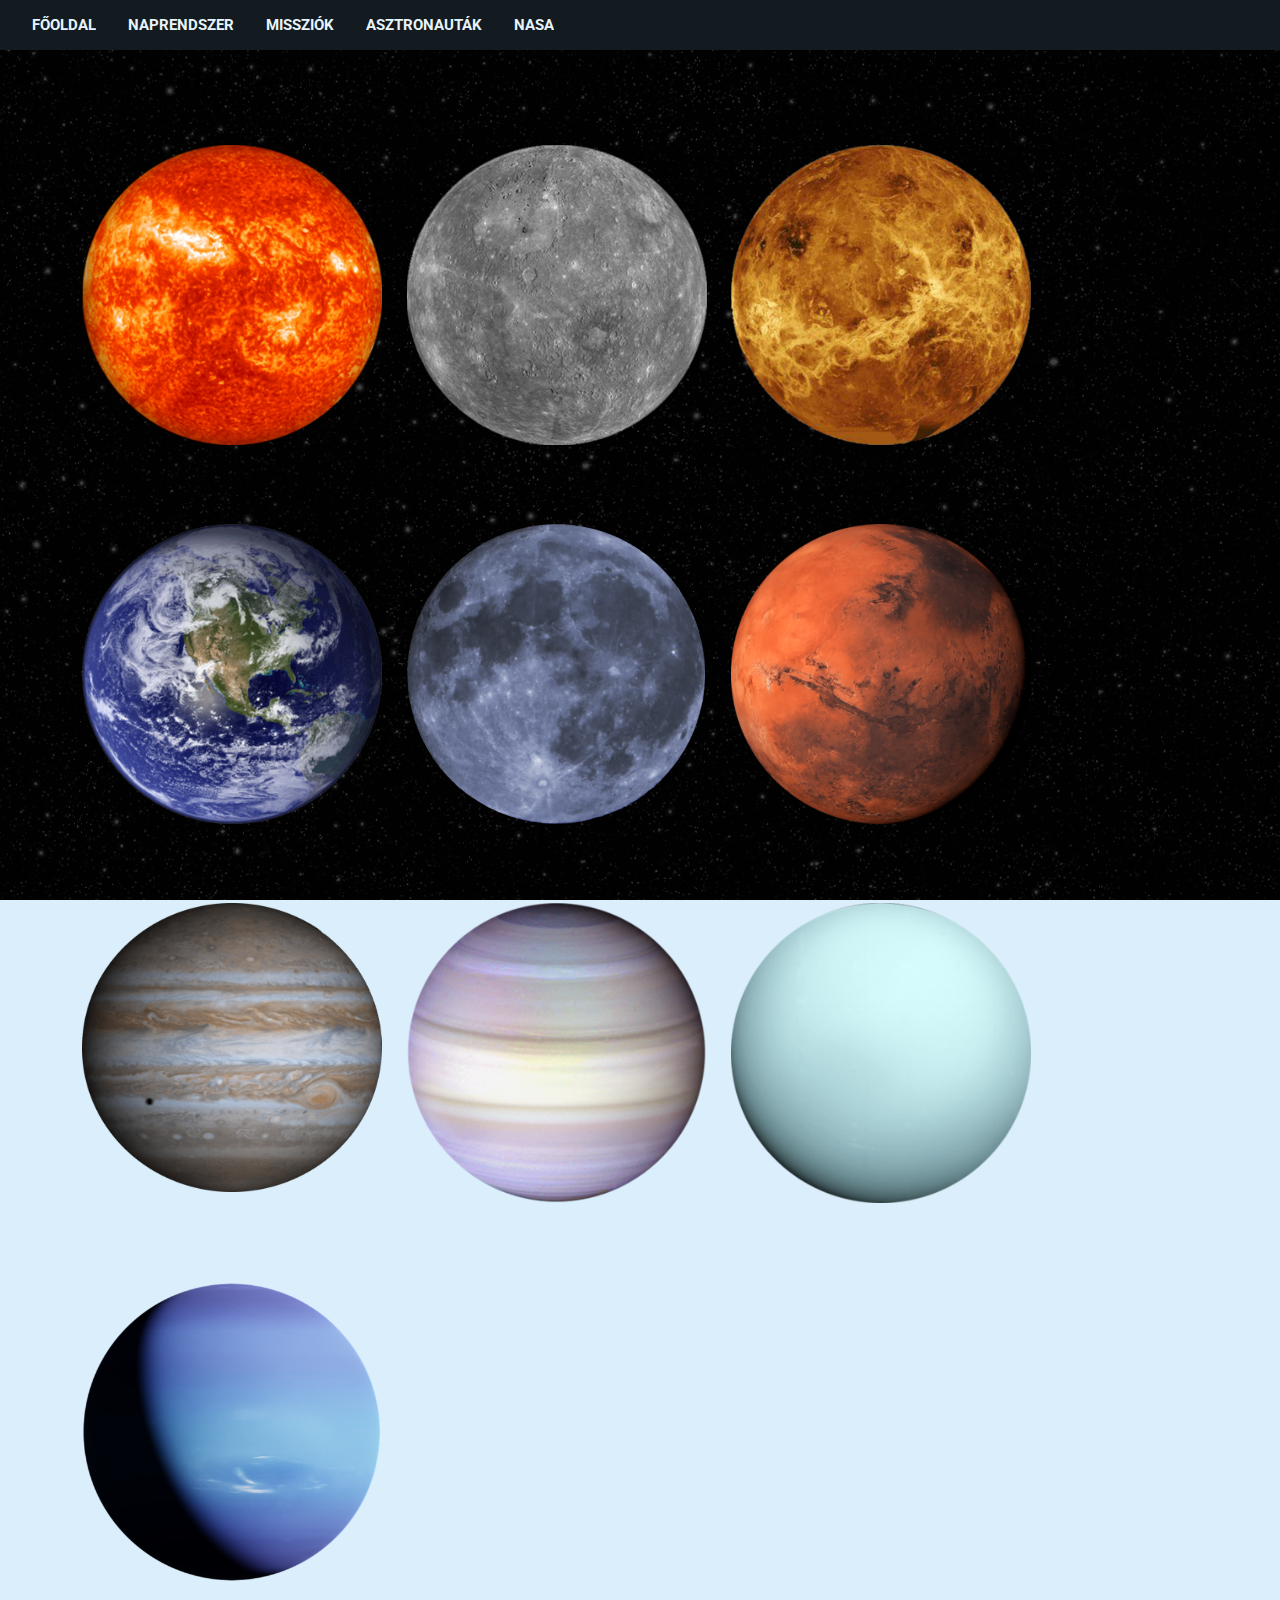
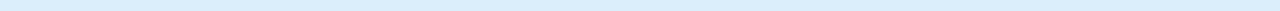
<file: naprendszer.html>
<!doctype html>
<html>
<head>
  <link rel="stylesheet" href="./stilus.css">
  <link rel="preconnect" href="https://fonts.googleapis.com">
  <link rel="preconnect" href="https://fonts.gstatic.com" crossorigin>
  <link href="https://fonts.googleapis.com/css2?family=Roboto:wght@100;300&display=swap" rel="stylesheet">
  <title>Naprendszer</title>
  <link rel="icon" type="image/x-icon" href="./kepek/ikon.png">
  <meta name="viewport" content="width=device-width, initial-scale=1.0">
  <meta charset="UTF-8">
</head>
<body id="bolygok">
<section class="top-nav">
    <input id="menu-toggle" type="checkbox" />
    <label class='menu-button-container' for="menu-toggle">
    <div class='menu-button'></div>
  </label>
    <ul class="menu">
      <li><a href="./index.html">FŐOLDAL</a></li>
      <li><a href="./naprendszer.html">NAPRENDSZER</a></li>
	  <li><a href="./missziok.html">MISSZIÓK</a></li>
	  <li><a href="./asztronauta.html">ASZTRONAUTÁK</a></li>
	  <li><a href="./nasa.html">NASA</a></li>
    </ul>
</section>
<section class="naprendszer">
<div class="bolygok">
    <img alt="Nap" src="./kepek/sun.png" class="image" style="max-width:100%;height:auto;">
  <div class="atfedes">
    <div class="text">
	<h2>Nap</h2>
	<p>A Naprendszer központi csillaga.<br>
	Földtől való távolság: 150 millió km.<br>
	Tömege a Földének 332 900-szorosa.</p>
	</div>
  </div>
</div>
<div class="bolygok">
    <img alt="Merkúr" src="./kepek/mercury.png" class="image" style="max-width:100%;height:auto;">
  <div class="atfedes">
    <div class="text">
	<h2>Merkúr</h2>
	<p>A Naprendszer legbelső és legkisebb bolygója.<br>
	Felszínét számos kráter borítja, és nincs állandó légköre.<br>
	Átlag hőmérséklet: 170°C.
	</p>
	</div>
  </div>
</div>
<div class="bolygok">
    <img alt="Vénusz" src="./kepek/venus.png" class="image" style="max-width:100%;height:auto;">
  <div class="atfedes">
    <div class="text">
	<h2>Vénusz</h2>
	<p>A Vénusz a második bolygó a Naptól, keringési ideje 224,7 földi nap.<br>
	Nevét Venusról, a szépség római istennőjéről kapta.<br>
	"Esthajnalcsillag"</p>
	</div>
  </div>
</div>
<div class="bolygok">
    <img alt="Föld" src="./kepek/earth.png" class="image" style="max-width:100%;height:auto;">
  <div class="atfedes">
    <div class="text">
	<h2>Föld</h2>
	<p>A Föld a Naptól számított harmadik bolygó.<br>
	A Föld a világegyetem egyetlen olyan bolygója, amelyről tudjuk, hogy életet hordoz.<br>
	</p>
	</div>
  </div>
</div>
<div class="bolygok">
    <img alt="Hold" src="./kepek/moon.png" class="image" style="max-width:100%;height:auto;">
  <div class="atfedes">
    <div class="text">
	<h2>Hold</h2>
	<p>A Hold a Föld egyetlen holdja, a Naprendszer egyik óriásholdja.<br>
	A Földtől mért átlagos távolsága 384 402 kilométer.<br>
	</p>
	</div>
  </div>
</div>
<div class="bolygok">
    <img alt="Mars" src="./kepek/mars.png" class="image" style="max-width:100%;height:auto;">
  <div class="atfedes">
    <div class="text">
	<h2>Mars</h2>
	<p>A Naptól számított negyedik bolygó a Naprendszerben.<br>
	A római hadistenről nevezték el, gyakran hívják „vörös bolygónak” is.<br>
	</p>
	</div>
  </div>
</div>
<div class="bolygok">
    <img alt="Jupiter" src="./kepek/jupiter.png" class="image" style="max-width:100%;height:auto;">
  <div class="atfedes">
    <div class="text">
	<h2>Jupiter</h2>
	<p>A legnagyobb bolygó a Naprendszerben, tömege két és félszerese az összes 
	többi bolygó együttes tömegének.<br>
	91 holdja van.
	</p>
	</div>
  </div>
</div>
<div class="bolygok">
    <img alt="Szaturnusz" src="./kepek/saturn.png" class="image" style="max-width:100%;height:auto;">
  <div class="atfedes">
    <div class="text">
	<h2>Szaturnusz</h2>
	<p>A hatodik bolygó a Naptól számítva.<br>
	Jégből és törmelékekből álló gyűrűrendszere van.<br>
	Szaturnuszról, a római istenről nevezték el.
	</p>
	</div>
  </div>
</div>
<div class="bolygok">
    <img alt="Uránusz" src="./kepek/uranus.png" class="image" style="max-width:100%;height:auto;">
  <div class="atfedes">
    <div class="text">
	<h2>Uránusz</h2>
	<p>A Naprendszer hetedik bolygója. <br>
	Óriásbolygó, a harmadik legnagyobb átmérőjű.<br>
	Légköre hidrogénből és héliumból áll.</p>
	</div>
  </div>
</div>
<div class="bolygok">
    <img alt="Neptunusz" src="./kepek/neptune.png" class="image" style="max-width:100%;height:auto;">
  <div class="atfedes">
    <div class="text">
	<h2>Neptunusz</h2>
	<p>A legkülső bolygó a Naprendszerben.<br>
	Színe miatt Neptunusról, a tengerek római istenéről nevezték el.<br>
	14 ismert holdja van.<br>
	</p>
	</div>
  </div>
</div>
</section>
<button onclick="topFunction()" id="gomb1" title="Vissza a tetejére">Vissza a tetejére
<img src="./kepek/arrow1.png" class="arrow1">
</button>
<script>
// Get the button
let mybutton = document.getElementById("gomb1");

// When the user scrolls down 20px from the top of the document, show the button
window.onscroll = function() {scrollFunction()};

function scrollFunction() {
  if (document.body.scrollTop > 20 || document.documentElement.scrollTop > 20) {
    mybutton.style.display = "block";
  } else {
    mybutton.style.display = "none";
  }
}

// When the user clicks on the button, scroll to the top of the document
function topFunction() {
  document.body.scrollTop = 0;
  document.documentElement.scrollTop = 0;
}
</script>
</body>
</html>
</file>
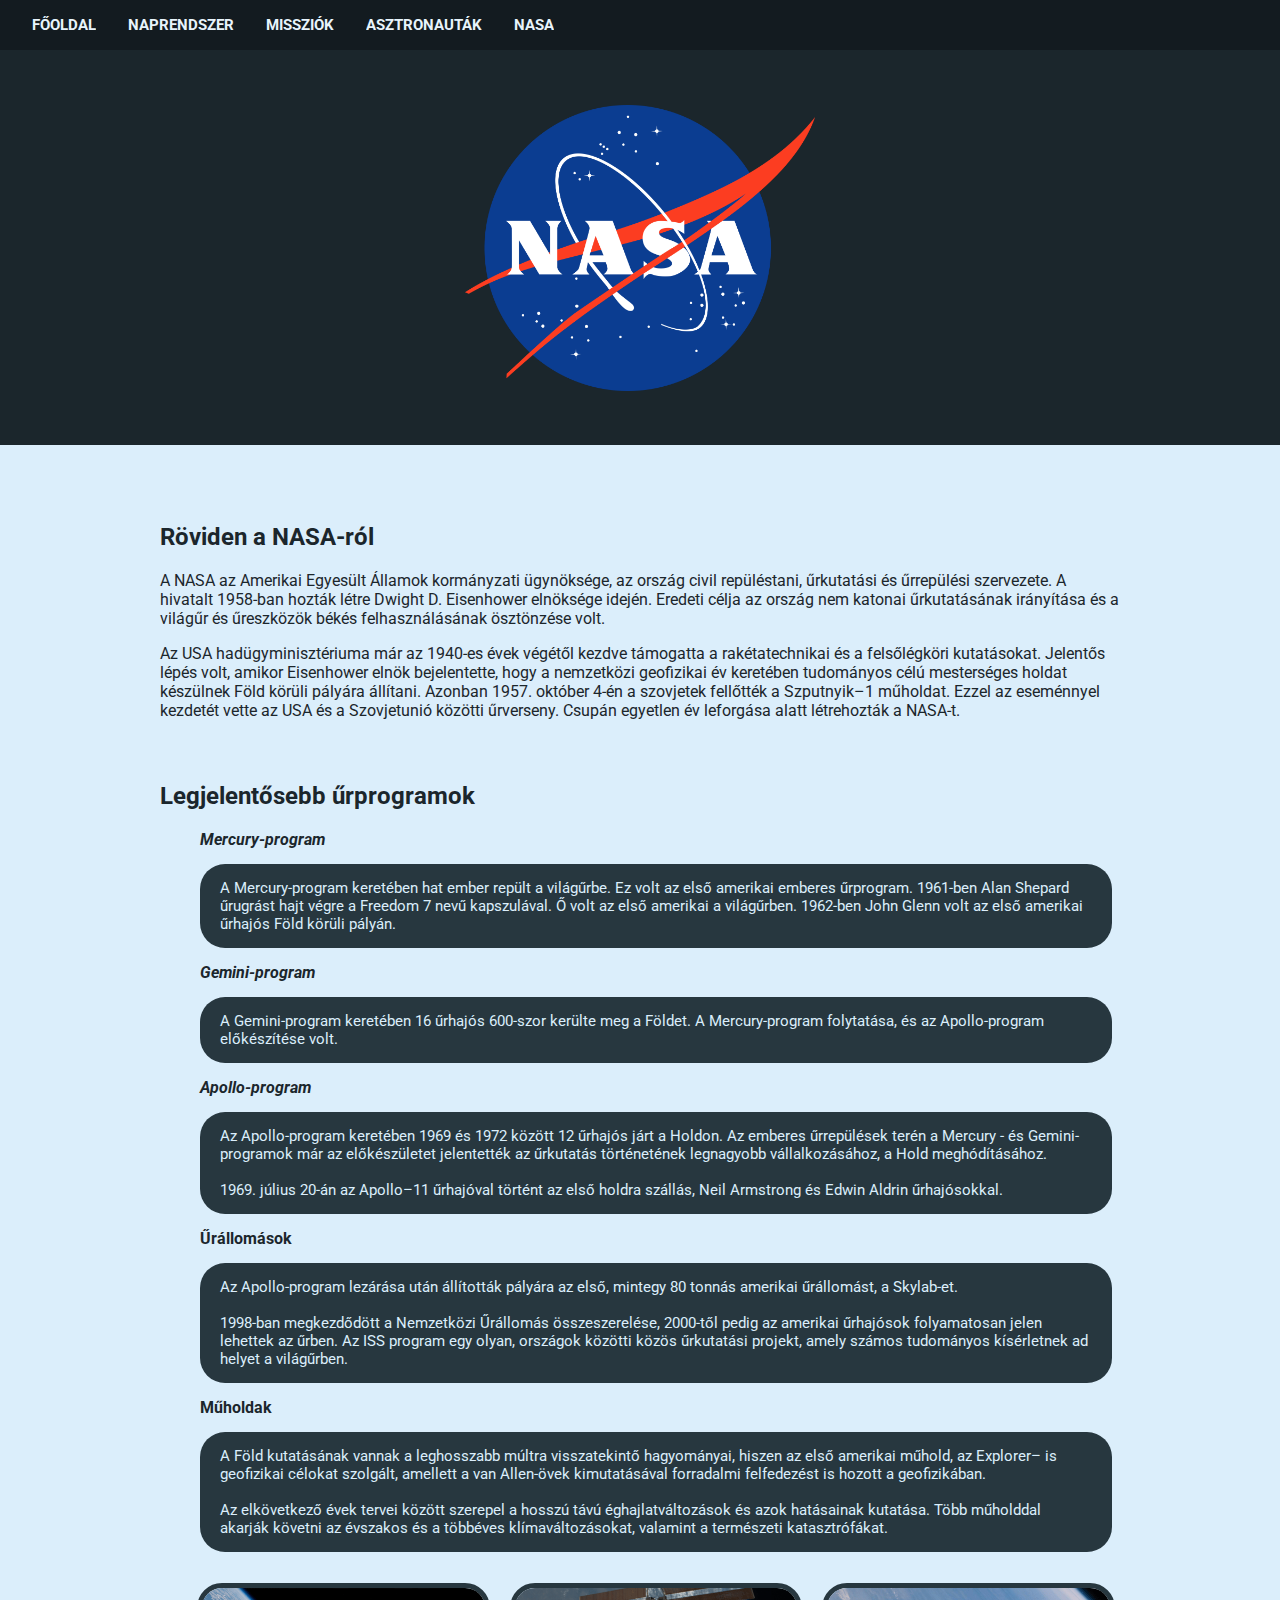
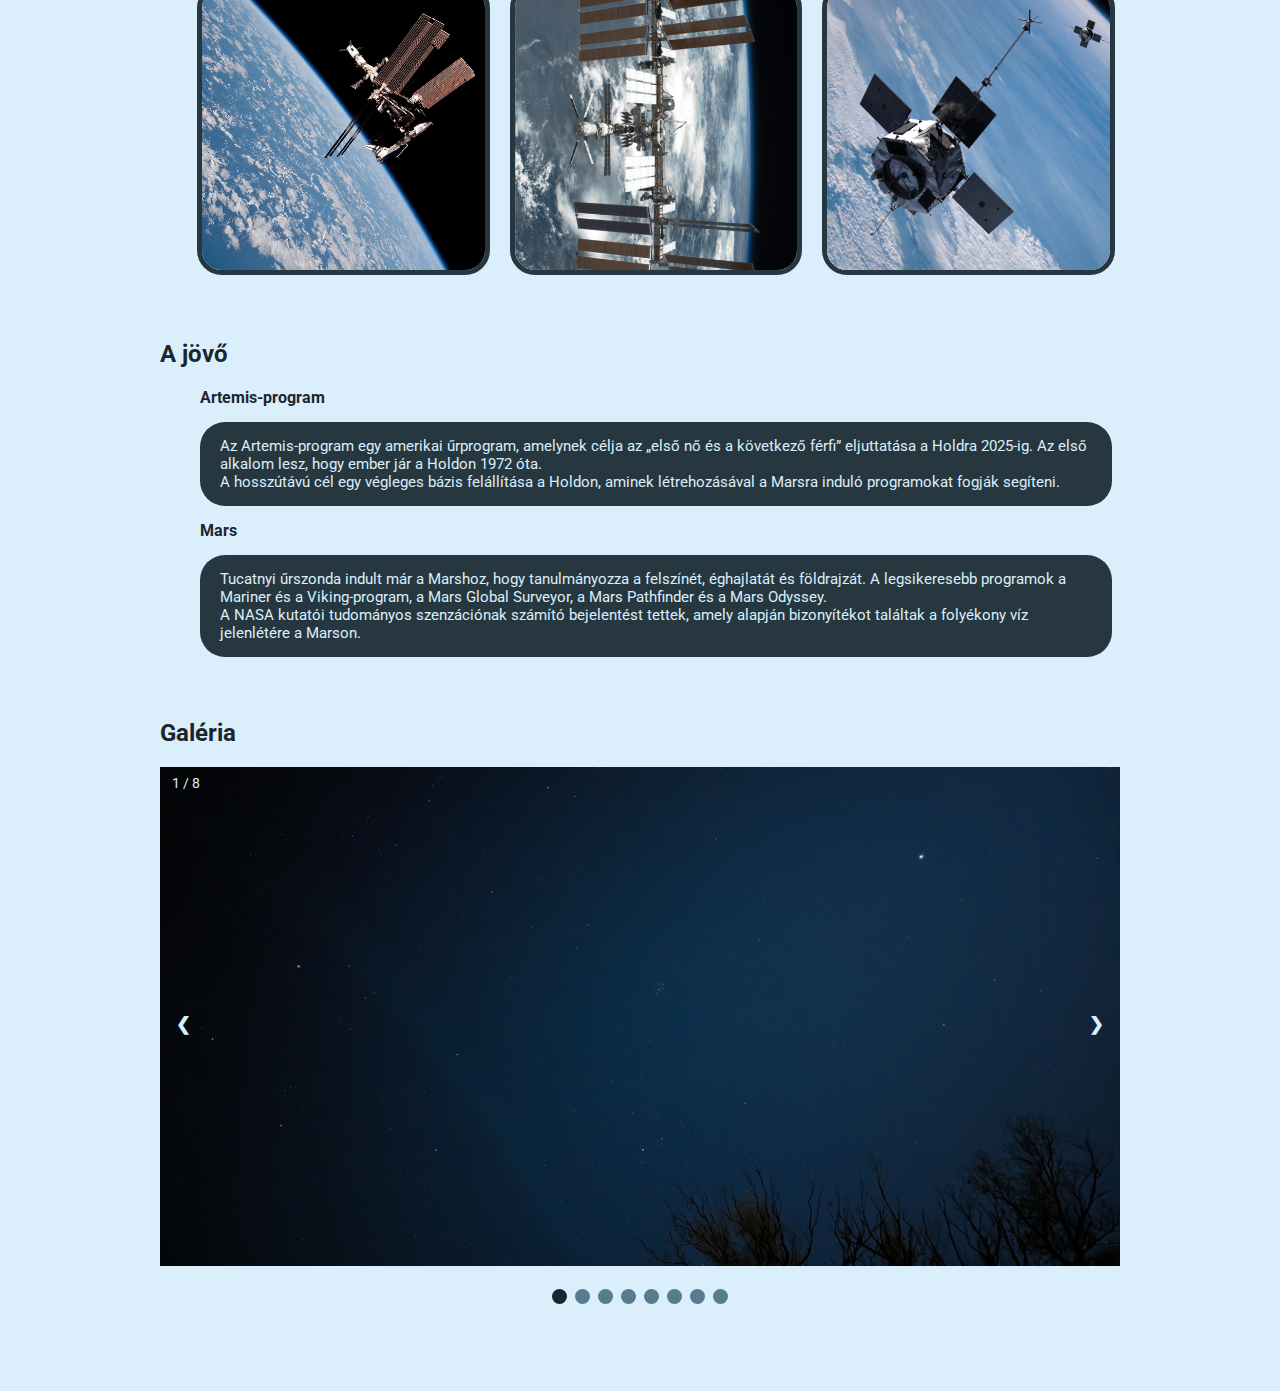
<file: nasa.html>
<!doctype html>
<html>
<head>
  <link rel="stylesheet" href="./stilus.css">
  <link rel="preconnect" href="https://fonts.googleapis.com">
  <link rel="preconnect" href="https://fonts.gstatic.com" crossorigin>
  <link href="https://fonts.googleapis.com/css2?family=Roboto:wght@100;300&display=swap" rel="stylesheet">
  <title>NASA</title>
  <link rel="icon" type="image/x-icon" href="./kepek/ikon.png">
  <meta name="viewport" content="width=device-width, initial-scale=1.0">
  <meta charset="UTF-8">
</head>
<section class="top-nav">
    <input id="menu-toggle" type="checkbox" />
    <label class='menu-button-container' for="menu-toggle">
    <div class='menu-button'></div>
  </label>
    <ul class="menu">
      <li><a href="./index.html">FŐOLDAL</a></li>
      <li><a href="./naprendszer.html">NAPRENDSZER</a></li>
	  <li><a href="./missziok.html">MISSZIÓK</a></li>
	  <li><a href="./asztronauta.html">ASZTRONAUTÁK</a></li>
	  <li><a href="./nasa.html">NASA</a></li>
    </ul>
</section>
<body>
<div class="logo">
<a href="https://www.nasa.gov/">
	<img src="./kepek/nasalogo.png" style="max-width:350px;">
</a>
</div>

<section id="roviden">
    <div class="nasatarolo">
        <h2>Röviden a NASA-ról</h2>
          <p>A NASA
			az Amerikai Egyesült Államok kormányzati ügynöksége, 
			az ország civil repüléstani, űrkutatási és űrrepülési szervezete. 
			A hivatalt 1958-ban hozták létre Dwight D. Eisenhower elnöksége idején. 
			Eredeti célja az ország nem katonai űrkutatásának irányítása és a világűr 
			és űreszközök békés felhasználásának ösztönzése volt.
		  </p>
		  <p>
			Az USA hadügyminisztériuma már az 1940-es évek végétől kezdve támogatta 
			a rakétatechnikai és a felsőlégköri kutatásokat. Jelentős lépés volt, amikor 
			Eisenhower elnök bejelentette, hogy a nemzetközi geofizikai év keretében 
			tudományos célú mesterséges holdat készülnek Föld körüli pályára állítani. 
			Azonban 1957. október 4-én a szovjetek fellőtték a Szputnyik–1 műholdat. 
			Ezzel az eseménnyel kezdetét vette az USA és a Szovjetunió közötti űrverseny. 
			Csupán egyetlen év leforgása alatt létrehozták a NASA-t. 
		  </p>
	</div>
</section>

<section id="urprogramok" class="nasatarolo">
    <h2>Legjelentősebb űrprogramok</h2>
		<ul>
		  <li><a href="./missziok.html" style="font-style: italic;">Mercury-program</a></li>
		  <p>
			A Mercury-program keretében hat ember repült a világűrbe. 
			Ez volt az első amerikai emberes űrprogram. 
			1961-ben Alan Shepard űrugrást hajt végre a Freedom 7 nevű kapszulával. 
			Ő volt az első amerikai a világűrben. 
			1962-ben John Glenn volt az első amerikai űrhajós Föld körüli pályán.
		  </p>		  
		  <li><a href="./missziok.html" style="font-style: italic;">Gemini-program</a></li>
		  <p>
			A Gemini-program keretében 16 űrhajós 600-szor kerülte meg a Földet. 
			A Mercury-program folytatása, és az Apollo-program előkészítése volt.
		  </p>	
		  <li><a href="./missziok.html" style="font-style: italic;">Apollo-program</a></li>
		  <p>
			Az Apollo-program keretében 1969 és 1972 között 12 űrhajós járt a Holdon. 
			Az emberes űrrepülések terén a Mercury - és 
			Gemini-programok már az előkészületet jelentették az űrkutatás történetének 
			legnagyobb vállalkozásához, a Hold meghódításához.<br><br>
			1969. július 20-án az Apollo–11 űrhajóval történt az első holdra szállás, 
			Neil Armstrong és Edwin Aldrin űrhajósokkal. 
		  </p>
		  <li>Űrállomások</li>
		  <p>
			Az Apollo-program lezárása után állították pályára az első, 
			mintegy 80 tonnás amerikai űrállomást, a Skylab-et.<br><br>
			1998-ban megkezdődött a Nemzetközi Űrállomás összeszerelése, 2000-től pedig 
			az amerikai űrhajósok folyamatosan jelen lehettek az űrben. 
			Az ISS program egy olyan, országok közötti közös űrkutatási projekt, amely számos 
			tudományos kísérletnek ad helyet a világűrben.
		  </p>	
		  <li>Műholdak</li>
		  <p>
			A Föld kutatásának vannak a leghosszabb múltra visszatekintő hagyományai, 
			hiszen az első amerikai műhold, az Explorer– is geofizikai célokat szolgált, 
			amellett a van Allen-övek kimutatásával forradalmi felfedezést is hozott a 
			geofizikában.<br><br>Az elkövetkező évek tervei 
			között szerepel a hosszú távú éghajlatváltozások és azok hatásainak kutatása.
			Több műholddal akarják követni az évszakos és a többéves 
			klímaváltozásokat, valamint a természeti katasztrófákat.
		  </p>
		</ul>
<div class="nasakepek">
  <div class="nasakep">
    <img src="./kepek/station1.png" alt="Állomás illusztráció" style="max-width:100%">
  </div>
  <div class="nasakep">
    <img src="./kepek/station2.png" alt="Állomás illusztráció" style="max-width:100%">
  </div>
  <div class="nasakep">
    <img src="./kepek/station3.png" alt="Állomás illusztráció" style="max-width:100%">
  </div>
</div>
</section>

<section id="jovo" class="nasatarolo">
    <h2>A jövő</h2>
		<ul>
		  <li>Artemis-program</li>
		  <p>
			Az Artemis-program egy amerikai űrprogram, 
			amelynek célja az „első nő és a következő férfi” 
			eljuttatása a Holdra 2025-ig.
			Az első alkalom lesz, hogy ember jár a Holdon 1972 óta. <br>
			A hosszútávú cél egy végleges bázis felállítása a Holdon, 
			aminek létrehozásával a Marsra induló programokat fogják segíteni.
		  </p>
		  <li>Mars</li>
		  <p>
			Tucatnyi űrszonda indult már a Marshoz, hogy tanulmányozza a felszínét, 
			éghajlatát és földrajzát.
			A legsikeresebb programok a Mariner és a Viking-program, 
			a Mars Global Surveyor, a Mars Pathfinder és a Mars Odyssey.<br>
			A NASA kutatói tudományos szenzációnak számító bejelentést tettek, 
			amely alapján bizonyítékot találtak a folyékony víz jelenlétére a Marson. 
		  </p>
		</ul>
</section>

<section id="galeria">
<div class="nasatarolo">
        <h2>Galéria</h2>
  <div class="slideshow-tarolo">
	<div class="mySlides fade">
		<div class="szamozas">1 / 8</div>
			<img src="./kepek/nasa1.png" style="max-width:100%;">
		</div>

	<div class="mySlides fade">
		<div class="szamozas">2 / 8</div>
			<img src="./kepek/nasa4.png" style="max-width:100%;">
	</div>

	<div class="mySlides fade">
		<div class="szamozas">3 / 8</div>
			<img src="./kepek/nasa2.png" style="max-width:100%;">
	</div>
		
	<div class="mySlides fade">
		<div class="szamozas">4 / 8</div>
			<img src="./kepek/nasa5.png" style="max-width:100%;">
	</div>

	<div class="mySlides fade">
		<div class="szamozas">5 / 8</div>
			<img src="./kepek/nasa3.png" style="max-width:100%;">
	</div>

	<div class="mySlides fade">
		<div class="szamozas">6 / 8</div>
			<img src="./kepek/nasa6.png" style="max-width:100%;">
	</div>
	
	<div class="mySlides fade">
		<div class="szamozas">7 / 8</div>
			<img src="./kepek/nasa7.png" style="max-width:100%;">
	</div>

	<div class="mySlides fade">
		<div class="szamozas">8 / 8</div>
			<img src="./kepek/nasa8.png" style="max-width:100%;">
	</div>
	
  <a class="prev" onclick="plusSlides(-1)">&#10094;</a>
  <a class="next" onclick="plusSlides(1)">&#10095;</a>

  </div>
<br>

<!-- The dots/circles -->
	<div style="text-align:center">
		<span class="dot" onclick="currentSlide(1)"></span>
		<span class="dot" onclick="currentSlide(2)"></span>
		<span class="dot" onclick="currentSlide(3)"></span>
		<span class="dot" onclick="currentSlide(4)"></span>
		<span class="dot" onclick="currentSlide(5)"></span>
		<span class="dot" onclick="currentSlide(6)"></span>
		<span class="dot" onclick="currentSlide(7)"></span>
		<span class="dot" onclick="currentSlide(8)"></span>
	</div>
</div>
</section>
<button onclick="topFunction()" id="gomb" title="Vissza a tetejére">Vissza a tetejére
<img src="./kepek/arrow.png" class="arrow">
</button>
<script>
let mybutton = document.getElementById("gomb");

window.onscroll = function() {scrollFunction()};

function scrollFunction() {
  if (document.body.scrollTop > 20 || document.documentElement.scrollTop > 20) {
    mybutton.style.display = "block";
  } else {
    mybutton.style.display = "none";
  }
}

function topFunction() {
  document.body.scrollTop = 0;
  document.documentElement.scrollTop = 0;
}

let slideIndex = 1;
showSlides(slideIndex);

// Next/previous controls
function plusSlides(n) {
  showSlides(slideIndex += n);
}

// Thumbnail image controls
function currentSlide(n) {
  showSlides(slideIndex = n);
}

function showSlides(n) {
  let i;
  let slides = document.getElementsByClassName("mySlides");
  let dots = document.getElementsByClassName("dot");
  if (n > slides.length) {slideIndex = 1}
  if (n < 1) {slideIndex = slides.length}
  for (i = 0; i < slides.length; i++) {
    slides[i].style.display = "none";
  }
  for (i = 0; i < dots.length; i++) {
    dots[i].className = dots[i].className.replace(" aktiv", "");
  }
  slides[slideIndex-1].style.display = "block";
  dots[slideIndex-1].className += " aktiv";
}
</script>
</body>

</html>
</file>
<file: stilus.css>
/* A főoldal CSS része */
.naprendszerkep {
  display: block;
  margin-left: auto;
  margin-right: auto;
  width: 85%;
  max-width:100%;
  height:auto;
}
div.kepek{
  background-color: #1b262c;
  overflow: auto;
  white-space: nowrap;
  max-width:100%;
  height:auto;
}
div.kepek img {
  padding: 5px;
  width: 20%;
}
#csillagtabla {
  width: 78%;
  margin: 0px 50px;
  color: #1b262c;
  margin-left: auto;
  margin-right: auto;
  margin-top: 55px;
}
#csillagtabla th {
  height: 50px;
  width: 25px;
  vertical-align: center;
  text-align: center;
  background-color: #1b262c;
  color: #e8f4fc;
  border-radius: 7px;
}
#csillagtabla tr, td {
  padding: 5px;
  text-align: left;
  border: 1px solid #1b262c;
  border-radius: 5px;
}
#csillagtabla tr:hover {
  background-color: #1b262c;
  color:#dbeefb;
  transition-duration: 0.3s;
}
.idezet{
  font-size: 20px;
  text-align:center;
  margin: 40px 0 40px;
  color: #1b262c;
}
#neil {
	text-decoration: none;
	color: #1b262c;
}
#neil:hover {
  text-shadow: 0px 0px 6px #9fa7ad;
}

@media screen and (max-width: 800px) {
div.kepek img {
  margin-top:52px;
  width: 36%;
}
.naprendszerkep {
   width: 92%;
}
}

@media screen and (min-width: 800px) {
div.kepek img {
  margin-top:52px;
  width: 30%;
}
.idezet{
  font-size: 24px;
}
}

@media screen and (min-width: 1200px) {
div.kepek img {
  margin-top:52px;
  width: 20%;
}
.idezet{
  font-size: 30px;
}
}

/* A navigációs menü CSS része */

.top-nav {
  display: flex;
  flex-direction: row;
  align-items: center;
  justify-content: space-between;
  background-color: #131b20;
  color: #e8f4fc;
  height: 50px;
  padding: 1em;
  box-sizing: border-box;
  position: fixed;
  top: 0px;
  width: 100%;
  z-index:9999;
}
.menu {
  display: flex;
  flex-direction: row;
  list-style-type: none;
  margin: 0;
  padding: 0;
}
.menu li a {
  color: #e8f4fc;
  text-decoration: none;
  font-family: 'Roboto', sans-serif;
  font-size:15px;
  display:block;
  font-weight: bolder;
}
.menu li a:hover {
  text-shadow: 0px 0px 3px #9fa7ad;
  border-bottom: 1px solid #9fa7ad;
}
.menu li {
  margin: 1em;
  overflow: hidden;
}
.menu-button-container {
  display: none;
  height: 100%;
  width: 30px;
  cursor: pointer;
  flex-direction: column;
  justify-content: center;
  align-items: center;
}
#menu-toggle {
  display: none;
}
.menu-button, .menu-button::before, .menu-button::after {
  display: block;
  background-color: #e8f4fc;
  position: absolute;
  height: 4px;
  width: 30px;
  transition: transform 400ms cubic-bezier(0.23, 1, 0.32, 1);
  border-radius: 2px;
}
.menu-button::before {
  content: '';
  margin-top: -8px;
}
.menu-button::after {
  content: '';
  margin-top: 8px;
}
#menu-toggle:checked + .menu-button-container .menu-button::before {
  margin-top: 0px;
  transform: rotate(405deg);
}
#menu-toggle:checked + .menu-button-container .menu-button::after {
  margin-top: 0px;
  transform: rotate(-405deg);
}

@media (max-width: 1050px) {
  .menu-button-container {
    display: flex;
  }
  .menu {
    position: absolute;
    top: 0;
    margin-top: 50px;
    left: 0;
    flex-direction: column;
    width: 100%;
    justify-content: center;
    align-items: center;
  }
  #menu-toggle ~ .menu li {
    height: 0;
    margin: 0;
    padding: 0;
    border: 0;
    transition: height 400ms cubic-bezier(0.23, 1, 0.32, 1);
  }
  #menu-toggle:checked ~ .menu li {
    height: 1.5em;
    padding: 0.5em;
    transition: height 400ms cubic-bezier(0.23, 1, 0.32, 1);
  }
  .menu li {
    display: flex;
    justify-content: center;
    margin: 0;
    padding: 0.5em 0;
    width: 100%;
    background-color: #131b20;
  }
  .menu li a {
	color: #e8f4fc;
	margin-top: 3px;
  }
  .menu li a:hover {
	text-shadow: 0px 0px 6px #9fa7ad;
	border-bottom: 1px solid #e8f4fc;
}
}

/* A naprendszer oldal CSS része */

#bolygok {
  background-image: linear-gradient(rgba(0,0,0,0.75), rgba(0,0,0,0.75)), url('./kepek/background.png');
  background-repeat: repeat;
  background-attachment: fixed;
}
.naprendszer {
  margin-top: 95px;
  margin-left:5.5%;
}
.bolygok {
  position: relative;
  width: 300px;
  margin-top:50px;
  margin-right:1%;
  margin-left:1%;
  float: left;
  margin-bottom: 25px;
}
.atfedes {
  position: absolute;
  top: 0;
  bottom: 0;
  left: 0;
  right: 0;
  height: 304px;
  width: 304px;
  opacity: 0;
  transition: .5s ease;
  background-image: linear-gradient(rgba(0,0,0,1), rgba(0,0,0,1));
  background-size: cover;
  border-radius: 400px;
}
.bolygok:hover .atfedes {
  opacity: 0.82;
  cursor: pointer;
  transform: scale(1.025);
}
.text {
  color: #e8f4fc;
  font-size: 15px;
  position: absolute;
  top: 45%;
  left: 42%;
  transform: translate(-45%, -45%);
  text-align: left;
}

@media screen and (max-width: 700px) {
.naprendszer {
  margin-left: 20%;
  margin-top: 80px;
}
}

/* A missziók oldal CSS része */

.kepekestabla {
  display: flex;
  justify-content: space-between;
  margin-top: 50px;
}
.bal img, .jobb img {
  width: 500px;
}
.kepekestabla img {
  max-width: 75%;
  height: auto;
  display: block;
  margin: auto;
  margin-top: 10px;
  border-radius: 25px;
}
#missiontabla {
  width: 78%;
  color: #1b262c;
  margin-left: auto;
  margin-right: auto;
  margin-top: 25px;
}

#missiontabla th {
  height: 40px;
  width: 25px;
  vertical-align: center;
  text-align: center;
  background-color: #1b262c;
  color: #e8f4fc;
  border-radius: 7px;
}
#missiontabla tr, td {
  padding: 8px;
  text-align: left;
  border: 1px solid #1b262c;
  border-radius: 5px;
}
#missiontabla tr:hover {
  background-color: #1b262c;
  color:#dbeefb;
  transition-duration: 0.3s;
}

@media screen and (max-width: 1000px) {
#missiontabla {
  width: 375%;
  margin: auto;
  margin-top: 70px;
 }
 .kepekestabla img {
  visibility: collapse;
}
}

/* Az asztronauta oldal CSS része */
.row {
    display: flex;
    align-items: center;
    justify-content: center;
	margin-top:100px;
}
.emberkep{
	text-align: center;
	width:auto;
	height: auto;
    position: relative;
	flex: 100%;
}
.emberkep img{
	width:400px;
	display:block;
	margin: 2% auto;
	border-radius: 75px;
	border: 6px solid #1b262c;
    opacity: 0.92;
}
.embernev {
	margin: auto;
	width:160px;
	cursor: pointer;
	color: #131b20;
	text-align: center;
    border-radius: 25px;
    background: #1b262c;
    padding: 8px;
    color: #dbeefb;
    opacity: 0.92;
	font-weight:bolder;
    font-size: 17px;
	display:block;
	border: 3px solid #dbeefb;
	text-shadow: 0px 0px 5px #61899e;
}
.emberszoveg {
    text-align: center;
    transition: opacity 0.3s ease-in-out, bottom 0.3s ease-in-out;
	opacity: 0;
    font-size: 16px;
    border-radius: 25px;
    background: #1b262c;
    padding: 33px;
    color: #dbeefb;
	width:500px;
	margin: 15px 10px 15px 10px;
	display:block;
}
.embernev:hover {
	transform: scale(1.008);
	transition: all 0.25s ease-in;
	text-shadow: 0px 0px 5px #61899e;
	background: #dbeefb;
	font-weight:bolder;
	color: #1b262c;
	border: 3px solid #1b262c;
}
.embernev:hover+.emberszoveg {
    opacity: 0.90;
}
.row3{
    display: none;
    align-items: center;
    justify-content: center;
	margin-top:100px;
}
.row2{
    display: none;
    align-items: center;
    justify-content: center;
	margin-top:100px;
}
@media screen and (min-width: 0px) {
  .row2, .row {
    display:none;
  }
  .row3 {
    display:flex;
    flex-direction: column;
  }
.row3 img{
	width:418px;
  }
  .emberszoveg {
    font-size: 16px;
    padding: 30px;
	width:445px;
}
}
@media screen and (min-width: 1050px) {
  .row2 {
    display:flex;
  }
  .row2 img{
	width:450px;
  }
  .row3, .row {
    display:none;
  }
  .emberszoveg {
    font-size: 16px;
    padding: 20px;
	width:490px;
}
}

@media screen and (min-width: 1600px) {
  .row3, .row2{
    display:none;
  }
  .row {
    display:flex;
  }
}

/* NASA CSS része */

.logo {
	width: 100%;
	height: 445px;
	background:#1b262c;
    text-align: center;
}
.logo img{
  margin-top:105px;
}
.nasatarolo {
    width: 75%;
    margin: 0 auto;
}
#roviden{
	margin-top:45px;
}
#roviden, #galeria, #urprogramok, #jovo {
    padding: 13px 0;
	color:#1b262c;
}
#urprogramok p, #jovo p{
	width: 94.8%;
}
#urprogramok ul li, #jovo ul li{
	list-style-type: none;
	font-weight:bold;
}
#urprogramok ul li a{
	text-decoration: none;
	color:#1b262c;
}
#urprogramok ul li a:hover{
	text-shadow:0px 0px 5px #6a747c;
}
#urprogramok p, #jovo p{
	padding: 15px 20px;
	background: #27373f;
	color: #dbeefb;
	border-radius: 25px;
	font-size:15px;
}
.nasakepek {
  display: flex;
  flex-direction: row;
  box-sizing: border-box;
  margin-left:22px;
  justify-content: center;
  align-items: center;
}
.nasakep {
  padding:15px;
}
.nasakep img {
  border: 5px solid #27373f;
  border-radius: 25px;
}
.slideshow-tarolo {
  max-width: 1000px;
  position: relative;
  margin: auto;
}
.prev, .next {
  cursor: pointer;
  position: absolute;
  top: 50%;
  width: auto;
  margin-top: -22px;
  padding: 16px;
  color: #dbeefb;
  font-weight: bold;
  font-size: 18px;
  transition: 0.6s ease;
  user-select: none;
  border-radius: 15px;
}
.next {
  right: 0;
}
.prev:hover, .next:hover {
  background-color: #dbeefb;
  color:#1b262c;
  border-radius: 30px;
  opacity: 0.8;
}
.szamozas {
  color: #dbeefb;
  font-size: 14px;
  padding: 8px 12px;
  position: absolute;
  top: 0;
}
.dot {
  cursor: pointer;
  height: 15px;
  width: 15px;
  margin: 0 2px;
  background-color: #577c8e;
  border-radius: 50%;
  display: inline-block;
  transition: background-color 0.6s ease;
}
.aktiv, .dot:hover {
  background-color: #1b262c;
}
.fade {
  animation-name: fade;
  animation-duration: 1.5s;
}
@keyframes fade {
  from {opacity: .4}
  to {opacity: 1}
}

@media screen and (max-width: 1000px) {
  .nasakepek {
    flex-direction: column;
  }
  .nasakep img {
    width: 375px;
  }
}

/* Közös CSS rész */

body {
	background-color: #dbeefb;
    font-family: 'Roboto', sans-serif;
	margin: 0;
	padding: 0;	
	margin-bottom: 70px; 
}
#gomb {
	display: none;
	position: fixed;
	bottom: 15px;
	right: 25px; 
	z-index: 999;
	border: none;
	outline: none; 
	background-color: #1b262c;
	color: #e8f4fc;
	cursor: pointer;
	padding: 13px;
	border-radius: 16px;
	font-size: 15px;
	text-align: center;
	font-weight:bolder;
}
#gomb:hover {
    background-color: #27373f;
	color: #e8f4fc;
    text-shadow: 0px 0px 5px #9fa7ad;
	transition-duration: 0.2s;
}
#gomb1 {
	display: none;
	position: fixed;
	bottom: 15px;
	right: 25px;
	z-index: 999;
	border: none;
	outline: none;
	background-color: #9fa7ad;
	color: #1b262c;
	cursor: pointer;
	padding: 13px;
	border-radius: 16px;
	font-size: 15px;
	text-align: center;
	font-weight:bolder;
}
#gomb1:hover {
    background-color: #e8f4fc;
	color: #27373f;
    text-shadow: 0px 0px 5px #9fa7ad;
	transition-duration: 0.2s;
}
.arrow, .arrow1{
	margin-left: 5px;
	width:14px;
}
</file>
